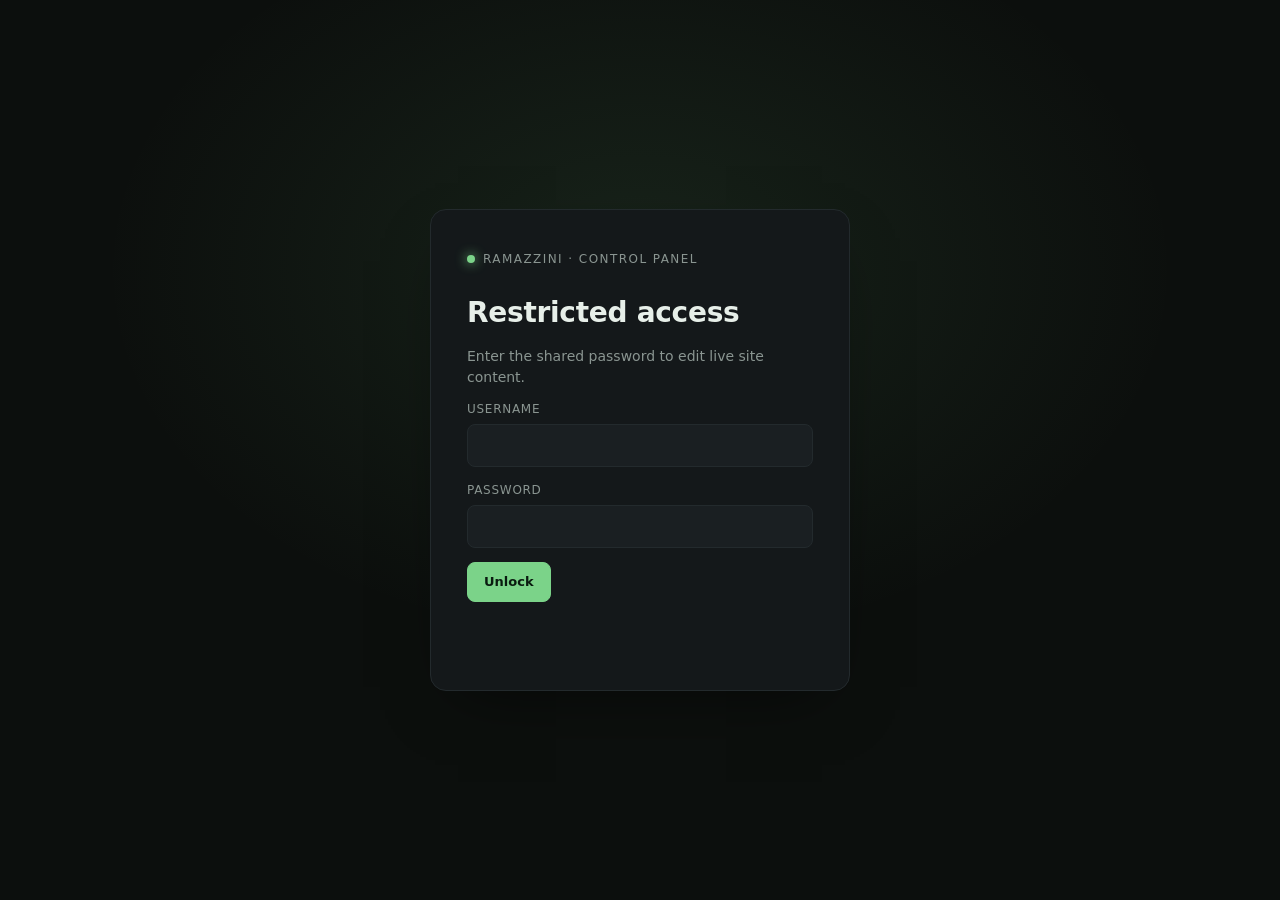
<file: admin.html>
<!doctype html>
<html lang="en">
<head>
  <meta charset="UTF-8" />
  <meta name="viewport" content="width=device-width, initial-scale=1.0" />
  <meta name="robots" content="noindex, nofollow" />
  <title>Ramazzini · Control panel</title>
  <link rel="stylesheet" href="admin.css" />
</head>
<body>

  <!-- ===== Lock screen ============================================ -->
  <div class="lock" id="lock">
    <form class="lock__panel" id="lockForm" autocomplete="off">
      <div class="lock__brand">
        <span class="lock__dot"></span>
        Ramazzini · Control panel
      </div>
      <h1>Restricted access</h1>
      <p>Enter the shared password to edit live site content.</p>
      <label class="field">
        <span>Username</span>
        <input type="text" id="lockUser" autocomplete="off" autocapitalize="off" required />
      </label>
      <label class="field">
        <span>Password</span>
        <input type="password" id="lockPw" autocomplete="off" required />
      </label>
      <button class="btn btn--primary" type="submit">Unlock</button>
      <p class="lock__hint" id="lockHint"></p>
    </form>
  </div>

  <!-- ===== App ==================================================== -->
  <div class="app" id="app" hidden>

    <!-- Top bar -->
    <header class="topbar">
      <div class="topbar__brand">
        <span class="lock__dot"></span>
        <strong>Ramazzini</strong> · Control panel
      </div>
      <div class="topbar__actions">
        <button class="btn btn--ghost" type="button" id="previewBtn" title="Open site preview in a new tab">Preview site ↗</button>
        <button class="btn btn--ghost" type="button" id="settingsBtn" title="GitHub + Cloudinary credentials">Settings</button>
        <button class="btn btn--ghost" type="button" id="exportBtn" title="Download content.json">Export</button>
        <button class="btn btn--ghost" type="button" id="importBtn" title="Import a content.json file">Import</button>
        <input type="file" id="importFile" accept="application/json" hidden />
        <button class="btn btn--primary" type="button" id="publishBtn">
          <span id="publishLabel">Publish to live site</span>
        </button>
        <button class="btn btn--ghost" type="button" id="lockBtn" title="Lock the panel">Lock</button>
      </div>
    </header>

    <!-- Body: sidebar + content -->
    <div class="layout">
      <nav class="side" id="sidebar"></nav>
      <main class="content" id="content"></main>
    </div>

    <!-- Toast -->
    <div class="toast" id="toast" hidden></div>

    <!-- Settings dialog -->
    <div class="dialog" id="settingsDialog" hidden>
      <div class="dialog__panel">
        <h2>Settings</h2>
        <p class="dialog__intro">Credentials are stored in this browser's <code>localStorage</code> only. They never leave your device except to talk directly to GitHub or Cloudinary.</p>

        <h3>GitHub</h3>
        <label class="field"><span>Repo owner</span><input type="text" id="ghOwner" placeholder="mansonni" /></label>
        <label class="field"><span>Repo name</span><input type="text" id="ghRepo" placeholder="RamazziniWebsite" /></label>
        <label class="field"><span>Branch</span><input type="text" id="ghBranch" placeholder="main" /></label>
        <label class="field"><span>Personal Access Token</span><input type="password" id="ghToken" placeholder="github_pat_..." /></label>
        <p class="hint">Create a fine-grained PAT scoped to this repo with <b>Contents: Read &amp; Write</b>. <a href="https://github.com/settings/personal-access-tokens/new" target="_blank" rel="noopener">Create PAT ↗</a></p>

        <h3>Cloudinary (image uploads)</h3>
        <label class="field"><span>Cloud name</span><input type="text" id="cdCloud" placeholder="your-cloud-name" /></label>
        <label class="field"><span>Unsigned upload preset</span><input type="text" id="cdPreset" placeholder="ramazzini_unsigned" /></label>
        <p class="hint">In Cloudinary → Settings → Upload → Add upload preset → set Signing Mode to <b>Unsigned</b>.</p>

        <div class="dialog__actions">
          <button class="btn btn--ghost" type="button" id="settingsClose">Cancel</button>
          <button class="btn btn--primary" type="button" id="settingsSave">Save</button>
        </div>
      </div>
      <div class="dialog__backdrop" data-close="settings"></div>
    </div>
  </div>

    <script type="application/json" id="cms-seed">
{
  "meta": {
    "title": "Ramazzini — Industrial hygiene reports, hours instead of days.",
    "description": "Ramazzini turns lab reports and field notes into consultant-grade industrial hygiene reports. Built by CIHs. Save hours every week."
  },
  "theme": {
    "background": "#0b0d0c",
    "primary": "#7BD389",
    "accent": "#7BD389"
  },
  "nav": {
    "brand": "Ramazzini",
    "brandSuffix": " AI",
    "link1": "How it Works",
    "link2": "The Value",
    "link3": "The Roadmap",
    "link4": "FAQ",
    "signin": "Sign in",
    "ctaLabel": "Join Beta Test"
  },
  "pricing": {
    "amount": "14.99",
    "currency": "CAD"
  },
  "seats": {
    "total": 25,
    "remaining": 25
  },
  "hero": {
    "visible": true,
    "eyebrowPrefix": "Private beta · ",
    "eyebrowSuffix": " seats remaining",
    "headlineLine1": "Industrial Hygiene Reports",
    "headlineLine2Prefix": "in ",
    "headlineAccent": "minutes",
    "headlineLine2Suffix": ", not days.",
    "subtitle": "Ramazzini analyzes your lab data, reads your field notes, and writes the exposure assessment report — so you can get back to the <strong>actual work</strong> of keeping people safe.",
    "ctaPrimary": "Join Beta Test",
    "ctaSecondary": "Watch demo",
    "videoSrc": "assets/demo.mp4",
    "betaCardLabel": "Founding cohort",
    "betaCardChip": "25 founding seats",
    "betaCardMetaTop": "seats remaining",
    "betaCardMetaBottom": "of 25 founding members",
    "betaCardCta": "Claim your seat"
  },
  "how": {
    "visible": true,
    "eyebrow": "How it works",
    "title": "Three simple steps. <em>Get Your Afternoons Back!</em>",
    "subtitle": "Drop in the lab report. Add a few field notes. Ramazzini does the exposure assessment write-up — formatted, sourced, and ready to review.",
    "steps": [
      {
        "num": "01",
        "title": "Upload your lab report",
        "body": "PDF, CSV, or pasted text. Ramazzini parses each analyte, exposure limit, and sampling method automatically — no template wrangling."
      },
      {
        "num": "02",
        "title": "Add your contextual notes",
        "body": "Walk-throughs, worker observations, control measures in place, voice memos. Drop in whatever you have — Ramazzini reconciles it with the data."
      },
      {
        "num": "03",
        "title": "Let Ramazzini do its thing",
        "body": "A polished exposure assessment report with findings, recommendations and citations generated in a couple of minutes. Review, edit and send."
      }
    ]
  },
  "features": {
    "visible": true,
    "eyebrow": "The Value",
    "title": "Expert Reports. <em>A couple of minutes.</em>",
    "subtitle": "Built and validated by Certified Industrial Hygienists. Tuned for the reports you already write — just done in time to make it home for dinner.",
    "items": [
      {
        "icon": "<svg viewBox='0 0 24 24' fill='none' stroke='currentColor' stroke-width='2' stroke-linecap='round' stroke-linejoin='round'><circle cx='12' cy='12' r='10'/><polyline points='12 6 12 12 16 14'/></svg>",
        "title": "Hours back, every week",
        "body": "A 30-page exposure assessment report that took your team a day or two now lands in under an hour. Fewer late nights. More time back!",
        "stat": "⏱  <b>6–10 hrs</b> · saved per report"
      },
      {
        "icon": "<svg viewBox='0 0 24 24' fill='none' stroke='currentColor' stroke-width='2' stroke-linecap='round' stroke-linejoin='round'><path d='M12 2L2 7l10 5 10-5-10-5z'/><polyline points='2 17 12 22 22 17'/><polyline points='2 12 12 17 22 12'/></svg>",
        "title": "Modeled by CIHs &amp; SIHs",
        "body": "Trained on the judgement of Certified Industrial Hygienists, Senior IHs, and the junior staff who had plenty of experience drafting exposure assessment reports.",
        "stat": "✓  <b>CIH-reviewed</b> language &amp; structure"
      },
      {
        "icon": "<svg viewBox='0 0 24 24' fill='none' stroke='currentColor' stroke-width='2' stroke-linecap='round' stroke-linejoin='round'><line x1='12' y1='1' x2='12' y2='23'/><path d='M17 5H9.5a3.5 3.5 0 0 0 0 7h5a3.5 3.5 0 0 1 0 7H6'/></svg>",
        "title": "Thousands back, every year",
        "body": "For an independent consultant or a team this could be tens of thousands in recovered margin annually — without hiring, without adding overhead, without dropping your standards.",
        "stat": "$  <b>$10k–$60k or more</b> · per year depending on volume"
      },
      {
        "icon": "<svg viewBox='0 0 24 24' fill='none' stroke='currentColor' stroke-width='2' stroke-linecap='round' stroke-linejoin='round'><path d='M14 2H6a2 2 0 0 0-2 2v16a2 2 0 0 0 2 2h12a2 2 0 0 0 2-2V8z'/><polyline points='14 2 14 8 20 8'/><line x1='9' y1='13' x2='15' y2='13'/><line x1='9' y1='17' x2='15' y2='17'/></svg>",
        "title": "Every analyte",
        "body": "Currently we are referencing ACGIH TLVs, O. Reg 833, and OSHA. Ramazzini will start to automatically apply the right contaminants with full citation, exactly as your reviewer expects, as our library grows.",
        "stat": "📎  <b>Jurisdictional Reference</b> · cited inline"
      },
      {
        "icon": "<svg viewBox='0 0 24 24' fill='none' stroke='currentColor' stroke-width='2' stroke-linecap='round' stroke-linejoin='round'><path d='M12 22s8-4 8-10V5l-8-3-8 3v7c0 6 8 10 8 10z'/></svg>",
        "title": "Your data stays yours",
        "body": "Sensitive lab data, field notes, and final reports stay inside the Ramazzini ecosystem. No training on your clients' work, no leakage, no surprises in the next audit.",
        "stat": "🔒  <b>Closed loop</b> · no third-party training"
      },
      {
        "icon": "<svg viewBox='0 0 24 24' fill='none' stroke='currentColor' stroke-width='2' stroke-linecap='round' stroke-linejoin='round'><path d='M20.84 4.61a5.5 5.5 0 0 0-7.78 0L12 5.67l-1.06-1.06a5.5 5.5 0 0 0-7.78 7.78l1.06 1.06L12 21.23l7.78-7.78 1.06-1.06a5.5 5.5 0 0 0 0-7.78z'/></svg>",
        "title": "Made for the work, not the hype",
        "body": "Ramazzini doesn't redesign your workflow — it removes the tedious and technical parts. The judgement stays with you. The typing, the formatting, the citation hunting? Gone. We still encourage you to review the output — you're the smart one, after all.",
        "stat": "✨  <b>Less typing</b> · more hygiene"
      }
    ]
  },
  "roadmap": {
    "visible": true,
    "eyebrow": "The roadmap",
    "title": "What we've got <em>cookin'</em>.",
    "subtitle": "Founding members vote on what we build first. Here's a peek at what's already on the stove — and a glimpse of what we're holding close.",
    "items": [
      {
        "icon": "<svg viewBox='0 0 24 24' fill='none' stroke='currentColor' stroke-width='2' stroke-linecap='round' stroke-linejoin='round'><path d='M3 18v-6a9 9 0 0 1 18 0v6'/><path d='M21 19a2 2 0 0 1-2 2h-1v-7h3v5zM3 19a2 2 0 0 0 2 2h1v-7H3v5z'/></svg>",
        "chip": "Q2 – Q3",
        "title": "Noise reports",
        "body": "Noise exposure assessment reports based on noise dosimetry data — Leq, peak, dose and recommendations based on legislation.",
        "secret": false
      },
      {
        "icon": "<svg viewBox='0 0 24 24' fill='none' stroke='currentColor' stroke-width='2' stroke-linecap='round' stroke-linejoin='round'><polyline points='20 7 9 18 4 13'/><path d='M14 4l-1 1'/><path d='M19 9l1-1'/></svg>",
        "chip": "Q3 – Q4",
        "title": "Chemicals report v2",
        "body": "Expanded analyte library, smarter SEG grouping, mixed-exposure recommendations, and reviewer-comments threading.",
        "secret": false
      },
      {
        "icon": "<svg viewBox='0 0 24 24' fill='none' stroke='currentColor' stroke-width='2' stroke-linecap='round' stroke-linejoin='round'><path d='M3 3v18h18'/><path d='M7 14l4-4 4 4 5-5'/></svg>",
        "chip": "Q4",
        "title": "Bayesian Statistical Analysis",
        "body": "Optional AIHA-style Bayesian exposure judgement on every SEG, with priors you control — for the reports that need that level of rigour.",
        "secret": false
      },
      {
        "icon": "<svg viewBox='0 0 24 24' fill='none' stroke='currentColor' stroke-width='2' stroke-linecap='round' stroke-linejoin='round'><circle cx='12' cy='12' r='9'/><path d='M3 12h18M12 3a14 14 0 0 1 0 18M12 3a14 14 0 0 0 0 18'/></svg>",
        "chip": "TBD",
        "title": "Comparative sector benchmarks",
        "body": "Anonymous, opt-in benchmarks across sectors — see how your facility's exposures compare to industry, regional, and process peers.",
        "secret": false
      },
      {
        "icon": "<svg viewBox='0 0 24 24' fill='none' stroke='currentColor' stroke-width='2' stroke-linecap='round' stroke-linejoin='round'><path d='M3 12h3l2-6 4 12 2-6h7'/></svg>",
        "chip": "TBD",
        "title": "Indoor air quality reports",
        "body": "End-to-end IAQ — CO₂, VOCs, PM, temperature, RH — with HVAC context, source identification, and remediation framing.",
        "secret": false
      },
      {
        "icon": "<svg viewBox='0 0 24 24' fill='none' stroke='currentColor' stroke-width='2' stroke-linecap='round' stroke-linejoin='round'><circle cx='12' cy='12' r='3'/><circle cx='12' cy='12' r='9' stroke-dasharray='2 3'/></svg>",
        "chip": "And much more",
        "title": "The secret menu",
        "body": "We're not giving away everything. Founding members get the first look, and a vote on what we build next. :)",
        "secret": true
      }
    ]
  },
  "finalCta": {
    "visible": true,
    "title": "Save time. Save money. Trust Ramazzini. Trust the <em>Transformation.</em>",
    "subtitle": "25 founding seats. The first cohort closes when the counter hits zero.",
    "ctaPrimary": "Join Beta Test",
    "ctaSecondary": "Watch demo",
    "hint": "of 25 seats remain  ·  secure checkout via Stripe"
  },
  "footer": {
    "copyright": "© 2026 Ramazzini AI",
    "contactEmail": "support@ramazziniai.com"
  },
  "faq": [
    {
      "group": "Program basics & eligibility",
      "question": "What is this beta program about?",
      "answer": "<p>It's an opportunity for early adopters to try Ramazzini and help shape how the software is built before public release. You won't just be testing — you'll be influencing the future of the field of industrial hygiene.</p>"
    },
    {
      "group": "Program basics & eligibility",
      "question": "Who can join?",
      "answer": "<p>Industrial hygienists are the ideal fit, but other health and safety professionals are welcome too — anyone willing to put the software through real work and give meaningful feedback.</p>"
    },
    {
      "group": "Program basics & eligibility",
      "question": "How long does the beta last?",
      "answer": "<p>12 weeks for the chemical reporting beta. We may extend or open new betas for noise, IAQ, and other report types as those roll in.</p>"
    },
    {
      "group": "Program basics & eligibility",
      "question": "Why does the beta test cost money?",
      "answer": "<p>A small fee shows there's genuine interest in the product, and it validates the feedback we get back. The industry has seen too many free betas where users withhold negative feedback to stay polite.</p><p>Paid users tell us the truth. They show the market that Ramazzini is something professionals are willing to spend on — and in this era, free access isn't a strong indicator of demand.</p>"
    },
    {
      "group": "Expectations & commitment",
      "question": "What is expected of me?",
      "answer": "<p>Active use of the software, completing the tasks we send your way, and honest feedback. Plan on roughly <strong>1–2 hours per week</strong>. That's it.</p>"
    },
    {
      "group": "Expectations & commitment",
      "question": "What should I do if I find a bug?",
      "answer": "<p>Use the in-app reporting tool, the feedback form, or email us directly. Every bug report goes straight to the team that can fix it.</p>"
    },
    {
      "group": "Expectations & commitment",
      "question": "Is the software stable?",
      "answer": "<p>It's a beta — expect bugs, including occasional big ones, and the possibility of downtime while we patch issues or implement feedback. If \"polished v1\" is what you need, the public release is the right entry point.</p>"
    },
    {
      "group": "Incentives & rewards",
      "question": "What do I get in return?",
      "answer": "<p>A founding-member badge and lifetime access tier on your profile, a significant discount on the final product subscription, and raffles for some genuinely cool gear along the way.</p>"
    },
    {
      "group": "Incentives & rewards",
      "question": "Do I get free access after the beta?",
      "answer": "<p>Active participants who give detailed feedback are usually rewarded with extended free access. At some point, though, every account converts to a paid subscription — that's how we keep building.</p>"
    },
    {
      "group": "Technical support & privacy",
      "question": "Will my data be safe?",
      "answer": "<p>Yes — data security is prioritized, even though this is a pre-release product. <strong>Lab reports, contextual data, and generated reports never leave the Ramazzini ecosystem.</strong> No third-party training, no leakage.</p>"
    },
    {
      "group": "Technical support & privacy",
      "question": "Will there be technical support?",
      "answer": "<p>Yes. Submit problems through the feedback system and we'll get back to you — please allow a couple of days for a response. We read everything.</p>"
    }
  ]
}

  </script>
  <script src="admin.js"></script>
</body>
</html>
</file>
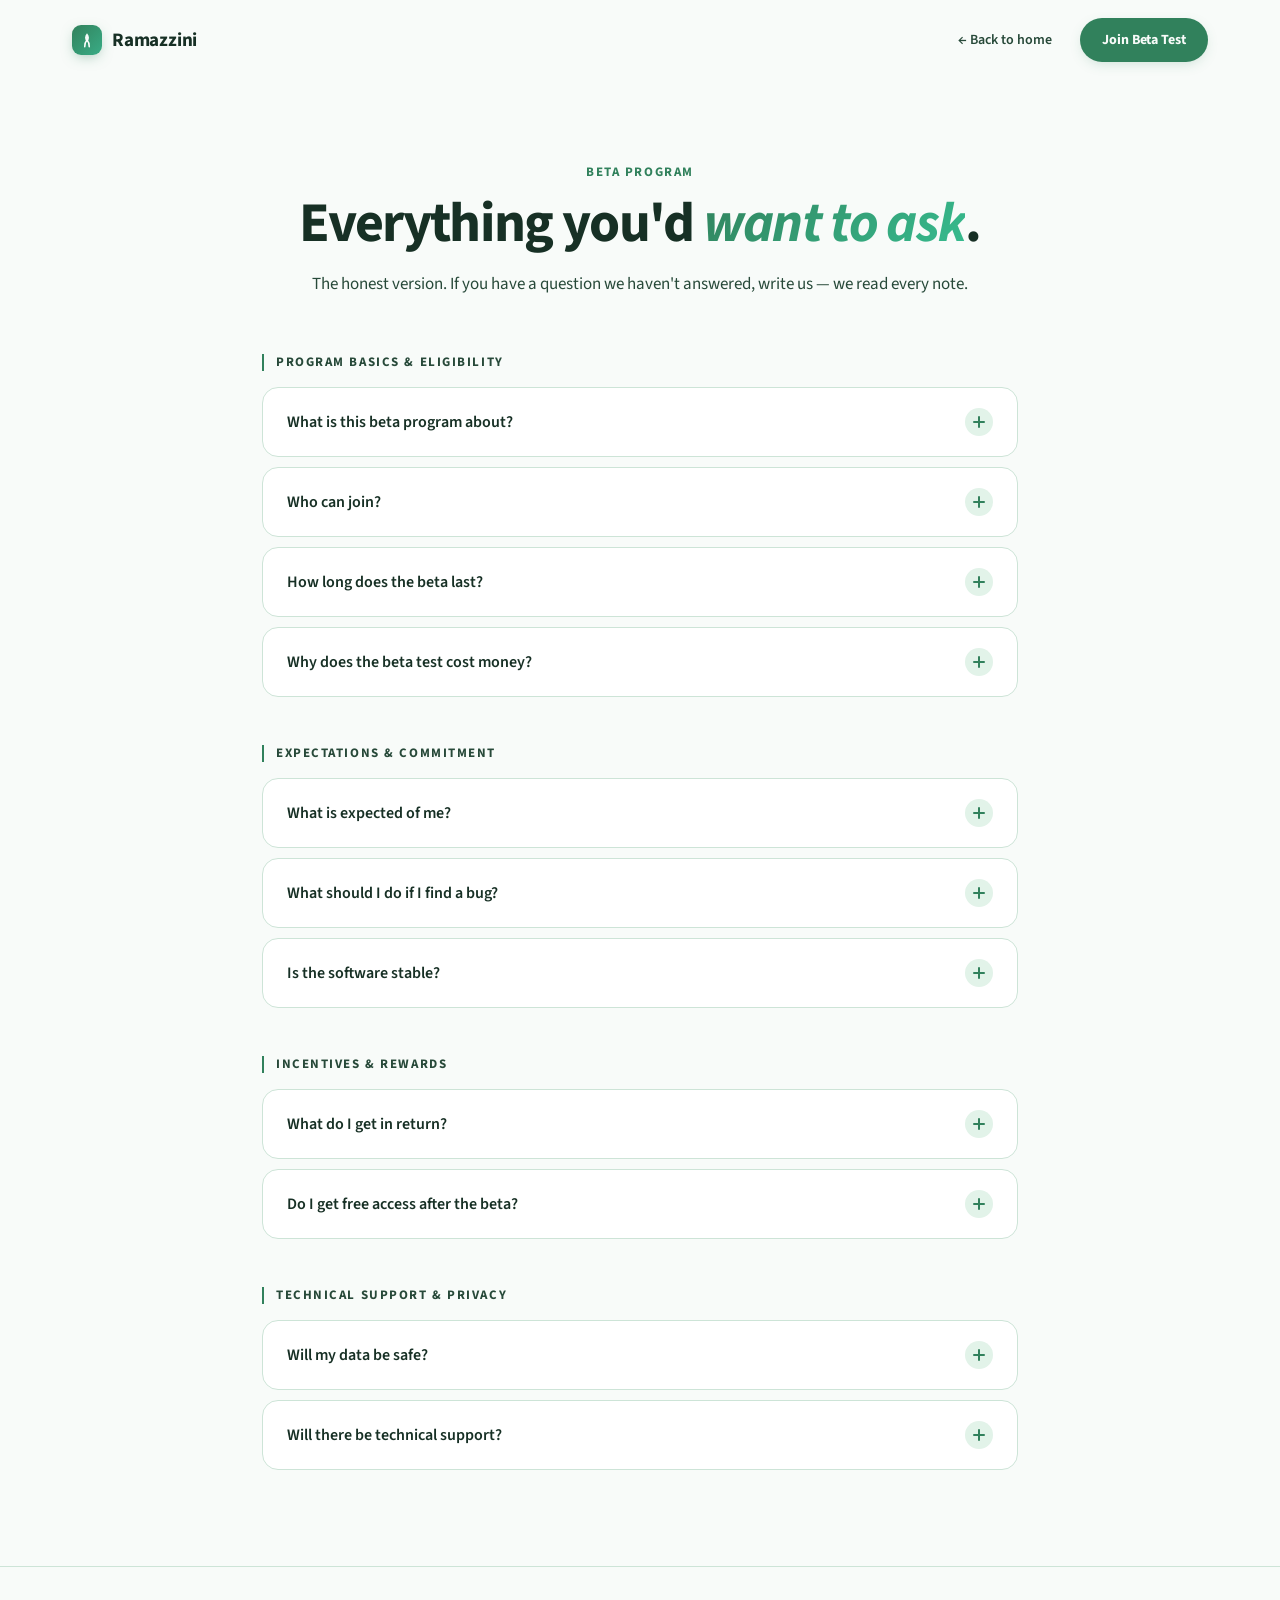
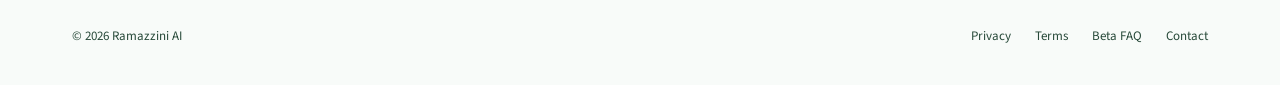
<file: faq.html>
<!doctype html>
<html lang="en">
<head>
  <meta charset="UTF-8" />
  <meta name="viewport" content="width=device-width, initial-scale=1.0" />
  <title>Beta FAQ — Ramazzini</title>
  <link rel="icon" type="image/png" sizes="32x32" href="assets/favicon-32.png" />
  <link rel="icon" type="image/png" sizes="16x16" href="assets/favicon-16.png" />
  <link rel="apple-touch-icon" sizes="180x180" href="assets/favicon-180.png" />
  <link rel="stylesheet" href="tokens.css" />
  <link rel="stylesheet" href="fizzy.css" />
  <link rel="stylesheet" href="styles.css" />
  <style>
    .faq-page {
      max-width: 820px;
      margin: 160px auto 96px;
      padding: 0 32px;
    }
    .faq-page__head { text-align: center; margin-bottom: 56px; }
    .faq-page__head .eyebrow {
      display: inline-block;
      font-size: 13px; font-weight: 700; letter-spacing: 0.12em;
      text-transform: uppercase; color: hsl(var(--primary));
      margin-bottom: 14px;
    }
    .faq-page__head h1 {
      font-size: clamp(36px, 5vw, 56px);
      font-weight: 700; letter-spacing: -0.03em; line-height: 1.05;
      margin: 0 0 14px;
    }
    .faq-page__head h1 em {
      font-style: italic;
      background: linear-gradient(135deg, hsl(152 45% 35%), hsl(160 55% 48%));
      -webkit-background-clip: text; background-clip: text;
      -webkit-text-fill-color: transparent; color: transparent;
    }
    .faq-page__head p { font-size: 17px; color: hsl(var(--muted-foreground)); }
  </style>
</head>
<body>

  <header class="nav" id="nav">
    <div class="nav__inner">
      <a class="brand" href="index.html">
        <span class="brand__mark" aria-hidden="true">
          <svg viewBox="0 0 24 24" fill="none" stroke="currentColor" stroke-width="2" stroke-linecap="round" stroke-linejoin="round">
            <path d="M12 3c3.5 4 3.5 8 0 12-3.5-4-3.5-8 0-12z" fill="currentColor" stroke="none" opacity="0.95"/>
            <path d="M12 12c2 2 3 4 3 9"/>
            <path d="M12 12c-2 2-3 4-3 9"/>
          </svg>
        </span>
        <span class="brand__name">Ramazzini</span>
      </a>
      <nav class="nav__actions">
        <a class="nav__link" href="index.html">← Back to home</a>
        <button class="btn fizzy" type="button" onclick="location.href='index.html#top'">
          Join Beta Test
        </button>
      </nav>
    </div>
  </header>

  <main class="faq-page">
    <div class="faq-page__head">
      <span class="eyebrow">Beta program</span>
      <h1>Everything you'd <em>want to ask</em>.</h1>
      <p>The honest version. If you have a question we haven't answered, write us — we read every note.</p>
    </div>

    <div class="faq__wrap" data-cms-grouped-list="faq" data-cms-group-by="group">
      <template data-template="group">
        <div class="faq__group-header" data-faq-group><h3 data-cms="label"></h3></div>
      </template>
      <template data-template="item">
        <details class="faq-item">
          <summary><span data-cms="question"></span><span class="plus-v"></span></summary>
          <div class="faq-item__body" data-cms-html="answer"></div>
        </details>
      </template>
    </div>
  </main>

  <footer class="footer">
    <div class="container footer__inner">
      <div data-cms="footer.copyright">© 2026 Ramazzini AI</div>
      <nav class="footer__links">
        <a href="privacy.html">Privacy</a>
        <a href="privacy.html#terms">Terms</a>
        <a href="faq.html">Beta FAQ</a>
        <a href="mailto:support@ramazziniai.com" data-cms-mailto="footer.contactEmail">Contact</a>
      </nav>
    </div>
  </footer>

  <script type="application/json" id="cms-content">
{
  "meta": {
    "title": "Ramazzini — Industrial hygiene reports, hours instead of days.",
    "description": "Ramazzini turns lab reports and field notes into consultant-grade industrial hygiene reports. Built by CIHs. Save hours every week."
  },
  "theme": {
    "background": "#0b0d0c",
    "primary": "#7BD389",
    "accent": "#7BD389"
  },
  "nav": {
    "brand": "Ramazzini",
    "brandSuffix": " AI",
    "link1": "How it Works",
    "link2": "The Value",
    "link3": "The Roadmap",
    "link4": "FAQ",
    "signin": "Sign in",
    "ctaLabel": "Join Beta Test"
  },
  "pricing": {
    "amount": "14.99",
    "currency": "CAD"
  },
  "seats": {
    "total": 25,
    "remaining": 25
  },
  "hero": {
    "visible": true,
    "eyebrowPrefix": "Private beta · ",
    "eyebrowSuffix": " seats remaining",
    "headlineLine1": "Industrial Hygiene Reports",
    "headlineLine2Prefix": "in ",
    "headlineAccent": "minutes",
    "headlineLine2Suffix": ", not days.",
    "subtitle": "Ramazzini analyzes your lab data, reads your field notes, and writes the exposure assessment report — so you can get back to the <strong>actual work</strong> of keeping people safe.",
    "ctaPrimary": "Join Beta Test",
    "ctaSecondary": "Watch demo",
    "videoSrc": "assets/demo.mp4",
    "betaCardLabel": "Founding cohort",
    "betaCardChip": "25 founding seats",
    "betaCardMetaTop": "seats remaining",
    "betaCardMetaBottom": "of 25 founding members",
    "betaCardCta": "Claim your seat"
  },
  "how": {
    "visible": true,
    "eyebrow": "How it works",
    "title": "Three simple steps. <em>Get Your Afternoons Back!</em>",
    "subtitle": "Drop in the lab report. Add a few field notes. Ramazzini does the exposure assessment write-up — formatted, sourced, and ready to review.",
    "steps": [
      {
        "num": "01",
        "title": "Upload your lab report",
        "body": "PDF, CSV, or pasted text. Ramazzini parses each analyte, exposure limit, and sampling method automatically — no template wrangling."
      },
      {
        "num": "02",
        "title": "Add your contextual notes",
        "body": "Walk-throughs, worker observations, control measures in place, voice memos. Drop in whatever you have — Ramazzini reconciles it with the data."
      },
      {
        "num": "03",
        "title": "Let Ramazzini do its thing",
        "body": "A polished exposure assessment report with findings, recommendations and citations generated in a couple of minutes. Review, edit and send."
      }
    ]
  },
  "features": {
    "visible": true,
    "eyebrow": "The Value",
    "title": "Expert Reports. <em>A couple of minutes.</em>",
    "subtitle": "Built and validated by Certified Industrial Hygienists. Tuned for the reports you already write — just done in time to make it home for dinner.",
    "items": [
      {
        "icon": "<svg viewBox='0 0 24 24' fill='none' stroke='currentColor' stroke-width='2' stroke-linecap='round' stroke-linejoin='round'><circle cx='12' cy='12' r='10'/><polyline points='12 6 12 12 16 14'/></svg>",
        "title": "Hours back, every week",
        "body": "A 30-page exposure assessment report that took your team a day or two now lands in under an hour. Fewer late nights. More time back!",
        "stat": "⏱  <b>6–10 hrs</b> · saved per report"
      },
      {
        "icon": "<svg viewBox='0 0 24 24' fill='none' stroke='currentColor' stroke-width='2' stroke-linecap='round' stroke-linejoin='round'><path d='M12 2L2 7l10 5 10-5-10-5z'/><polyline points='2 17 12 22 22 17'/><polyline points='2 12 12 17 22 12'/></svg>",
        "title": "Modeled by CIHs &amp; SIHs",
        "body": "Trained on the judgement of Certified Industrial Hygienists, Senior IHs, and the junior staff who had plenty of experience drafting exposure assessment reports.",
        "stat": "✓  <b>CIH-reviewed</b> language &amp; structure"
      },
      {
        "icon": "<svg viewBox='0 0 24 24' fill='none' stroke='currentColor' stroke-width='2' stroke-linecap='round' stroke-linejoin='round'><line x1='12' y1='1' x2='12' y2='23'/><path d='M17 5H9.5a3.5 3.5 0 0 0 0 7h5a3.5 3.5 0 0 1 0 7H6'/></svg>",
        "title": "Thousands back, every year",
        "body": "For an independent consultant or a team this could be tens of thousands in recovered margin annually — without hiring, without adding overhead, without dropping your standards.",
        "stat": "$  <b>$10k–$60k or more</b> · per year depending on volume"
      },
      {
        "icon": "<svg viewBox='0 0 24 24' fill='none' stroke='currentColor' stroke-width='2' stroke-linecap='round' stroke-linejoin='round'><path d='M14 2H6a2 2 0 0 0-2 2v16a2 2 0 0 0 2 2h12a2 2 0 0 0 2-2V8z'/><polyline points='14 2 14 8 20 8'/><line x1='9' y1='13' x2='15' y2='13'/><line x1='9' y1='17' x2='15' y2='17'/></svg>",
        "title": "Every analyte",
        "body": "Currently we are referencing ACGIH TLVs, O. Reg 833, and OSHA. Ramazzini will start to automatically apply the right contaminants with full citation, exactly as your reviewer expects, as our library grows.",
        "stat": "📎  <b>Jurisdictional Reference</b> · cited inline"
      },
      {
        "icon": "<svg viewBox='0 0 24 24' fill='none' stroke='currentColor' stroke-width='2' stroke-linecap='round' stroke-linejoin='round'><path d='M12 22s8-4 8-10V5l-8-3-8 3v7c0 6 8 10 8 10z'/></svg>",
        "title": "Your data stays yours",
        "body": "Sensitive lab data, field notes, and final reports stay inside the Ramazzini ecosystem. No training on your clients' work, no leakage, no surprises in the next audit.",
        "stat": "🔒  <b>Closed loop</b> · no third-party training"
      },
      {
        "icon": "<svg viewBox='0 0 24 24' fill='none' stroke='currentColor' stroke-width='2' stroke-linecap='round' stroke-linejoin='round'><path d='M20.84 4.61a5.5 5.5 0 0 0-7.78 0L12 5.67l-1.06-1.06a5.5 5.5 0 0 0-7.78 7.78l1.06 1.06L12 21.23l7.78-7.78 1.06-1.06a5.5 5.5 0 0 0 0-7.78z'/></svg>",
        "title": "Made for the work, not the hype",
        "body": "Ramazzini doesn't redesign your workflow — it removes the tedious and technical parts. The judgement stays with you. The typing, the formatting, the citation hunting? Gone. We still encourage you to review the output — you're the smart one, after all.",
        "stat": "✨  <b>Less typing</b> · more hygiene"
      }
    ]
  },
  "roadmap": {
    "visible": true,
    "eyebrow": "The roadmap",
    "title": "What we've got <em>cookin'</em>.",
    "subtitle": "Founding members vote on what we build first. Here's a peek at what's already on the stove — and a glimpse of what we're holding close.",
    "items": [
      {
        "icon": "<svg viewBox='0 0 24 24' fill='none' stroke='currentColor' stroke-width='2' stroke-linecap='round' stroke-linejoin='round'><path d='M3 18v-6a9 9 0 0 1 18 0v6'/><path d='M21 19a2 2 0 0 1-2 2h-1v-7h3v5zM3 19a2 2 0 0 0 2 2h1v-7H3v5z'/></svg>",
        "chip": "Q2 – Q3",
        "title": "Noise reports",
        "body": "Noise exposure assessment reports based on noise dosimetry data — Leq, peak, dose and recommendations based on legislation.",
        "secret": false
      },
      {
        "icon": "<svg viewBox='0 0 24 24' fill='none' stroke='currentColor' stroke-width='2' stroke-linecap='round' stroke-linejoin='round'><polyline points='20 7 9 18 4 13'/><path d='M14 4l-1 1'/><path d='M19 9l1-1'/></svg>",
        "chip": "Q3 – Q4",
        "title": "Chemicals report v2",
        "body": "Expanded analyte library, smarter SEG grouping, mixed-exposure recommendations, and reviewer-comments threading.",
        "secret": false
      },
      {
        "icon": "<svg viewBox='0 0 24 24' fill='none' stroke='currentColor' stroke-width='2' stroke-linecap='round' stroke-linejoin='round'><path d='M3 3v18h18'/><path d='M7 14l4-4 4 4 5-5'/></svg>",
        "chip": "Q4",
        "title": "Bayesian Statistical Analysis",
        "body": "Optional AIHA-style Bayesian exposure judgement on every SEG, with priors you control — for the reports that need that level of rigour.",
        "secret": false
      },
      {
        "icon": "<svg viewBox='0 0 24 24' fill='none' stroke='currentColor' stroke-width='2' stroke-linecap='round' stroke-linejoin='round'><circle cx='12' cy='12' r='9'/><path d='M3 12h18M12 3a14 14 0 0 1 0 18M12 3a14 14 0 0 0 0 18'/></svg>",
        "chip": "TBD",
        "title": "Comparative sector benchmarks",
        "body": "Anonymous, opt-in benchmarks across sectors — see how your facility's exposures compare to industry, regional, and process peers.",
        "secret": false
      },
      {
        "icon": "<svg viewBox='0 0 24 24' fill='none' stroke='currentColor' stroke-width='2' stroke-linecap='round' stroke-linejoin='round'><path d='M3 12h3l2-6 4 12 2-6h7'/></svg>",
        "chip": "TBD",
        "title": "Indoor air quality reports",
        "body": "End-to-end IAQ — CO₂, VOCs, PM, temperature, RH — with HVAC context, source identification, and remediation framing.",
        "secret": false
      },
      {
        "icon": "<svg viewBox='0 0 24 24' fill='none' stroke='currentColor' stroke-width='2' stroke-linecap='round' stroke-linejoin='round'><circle cx='12' cy='12' r='3'/><circle cx='12' cy='12' r='9' stroke-dasharray='2 3'/></svg>",
        "chip": "And much more",
        "title": "The secret menu",
        "body": "We're not giving away everything. Founding members get the first look, and a vote on what we build next. :)",
        "secret": true
      }
    ]
  },
  "finalCta": {
    "visible": true,
    "title": "Save time. Save money. Trust Ramazzini. Trust the <em>Transformation.</em>",
    "subtitle": "25 founding seats. The first cohort closes when the counter hits zero.",
    "ctaPrimary": "Join Beta Test",
    "ctaSecondary": "Watch demo",
    "hint": "of 25 seats remain  ·  secure checkout via Stripe"
  },
  "footer": {
    "copyright": "© 2026 Ramazzini AI",
    "contactEmail": "support@ramazziniai.com"
  },
  "faq": [
    {
      "group": "Program basics & eligibility",
      "question": "What is this beta program about?",
      "answer": "<p>It's an opportunity for early adopters to try Ramazzini and help shape how the software is built before public release. You won't just be testing — you'll be influencing the future of the field of industrial hygiene.</p>"
    },
    {
      "group": "Program basics & eligibility",
      "question": "Who can join?",
      "answer": "<p>Industrial hygienists are the ideal fit, but other health and safety professionals are welcome too — anyone willing to put the software through real work and give meaningful feedback.</p>"
    },
    {
      "group": "Program basics & eligibility",
      "question": "How long does the beta last?",
      "answer": "<p>12 weeks for the chemical reporting beta. We may extend or open new betas for noise, IAQ, and other report types as those roll in.</p>"
    },
    {
      "group": "Program basics & eligibility",
      "question": "Why does the beta test cost money?",
      "answer": "<p>A small fee shows there's genuine interest in the product, and it validates the feedback we get back. The industry has seen too many free betas where users withhold negative feedback to stay polite.</p><p>Paid users tell us the truth. They show the market that Ramazzini is something professionals are willing to spend on — and in this era, free access isn't a strong indicator of demand.</p>"
    },
    {
      "group": "Expectations & commitment",
      "question": "What is expected of me?",
      "answer": "<p>Active use of the software, completing the tasks we send your way, and honest feedback. Plan on roughly <strong>1–2 hours per week</strong>. That's it.</p>"
    },
    {
      "group": "Expectations & commitment",
      "question": "What should I do if I find a bug?",
      "answer": "<p>Use the in-app reporting tool, the feedback form, or email us directly. Every bug report goes straight to the team that can fix it.</p>"
    },
    {
      "group": "Expectations & commitment",
      "question": "Is the software stable?",
      "answer": "<p>It's a beta — expect bugs, including occasional big ones, and the possibility of downtime while we patch issues or implement feedback. If \"polished v1\" is what you need, the public release is the right entry point.</p>"
    },
    {
      "group": "Incentives & rewards",
      "question": "What do I get in return?",
      "answer": "<p>A founding-member badge and lifetime access tier on your profile, a significant discount on the final product subscription, and raffles for some genuinely cool gear along the way.</p>"
    },
    {
      "group": "Incentives & rewards",
      "question": "Do I get free access after the beta?",
      "answer": "<p>Active participants who give detailed feedback are usually rewarded with extended free access. At some point, though, every account converts to a paid subscription — that's how we keep building.</p>"
    },
    {
      "group": "Technical support & privacy",
      "question": "Will my data be safe?",
      "answer": "<p>Yes — data security is prioritized, even though this is a pre-release product. <strong>Lab reports, contextual data, and generated reports never leave the Ramazzini ecosystem.</strong> No third-party training, no leakage.</p>"
    },
    {
      "group": "Technical support & privacy",
      "question": "Will there be technical support?",
      "answer": "<p>Yes. Submit problems through the feedback system and we'll get back to you — please allow a couple of days for a response. We read everything.</p>"
    }
  ]
}

</script>
  <script src="cms-loader.js"></script>

  <script src="fizzy.js"></script>
  <script>
    const nav = document.getElementById('nav');
    const onScroll = () => nav.classList.toggle('scrolled', window.scrollY > 30);
    window.addEventListener('scroll', onScroll, { passive: true });
    onScroll();
  </script>
</body>
</html>
</file>
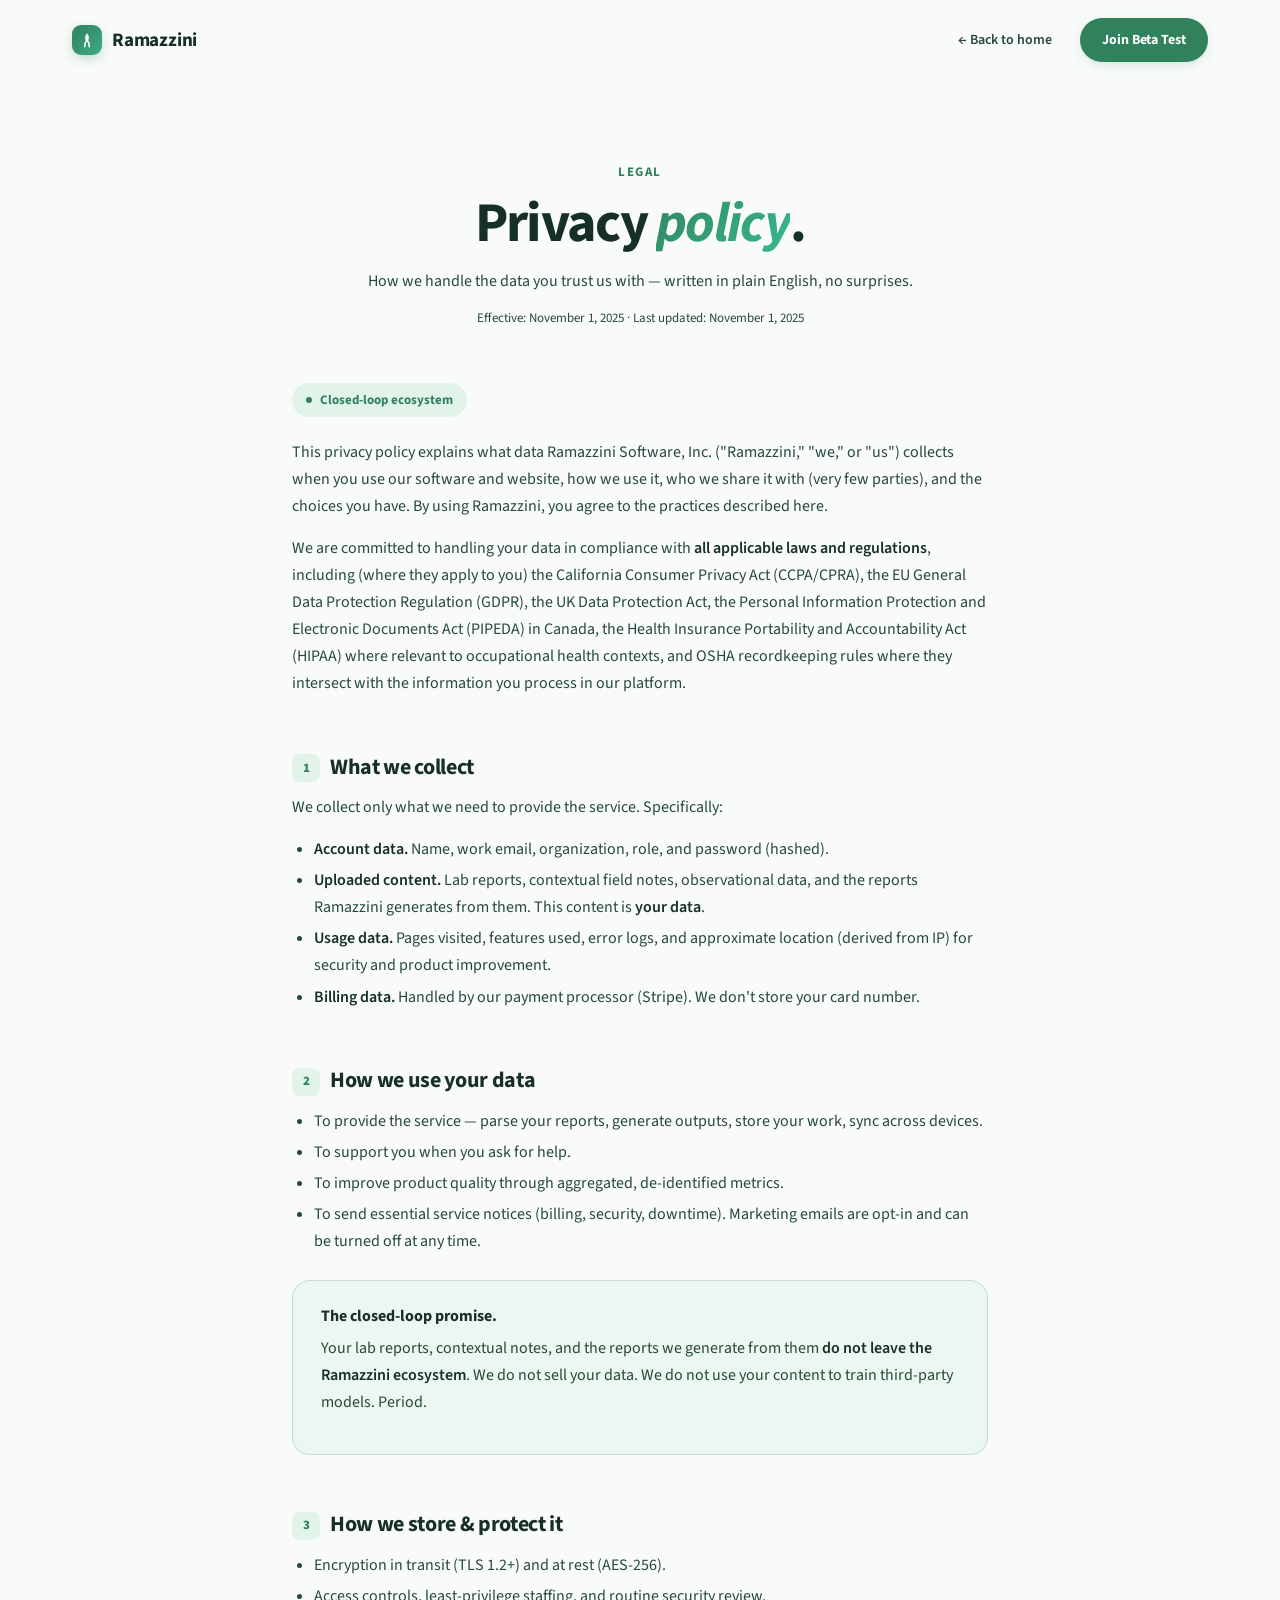
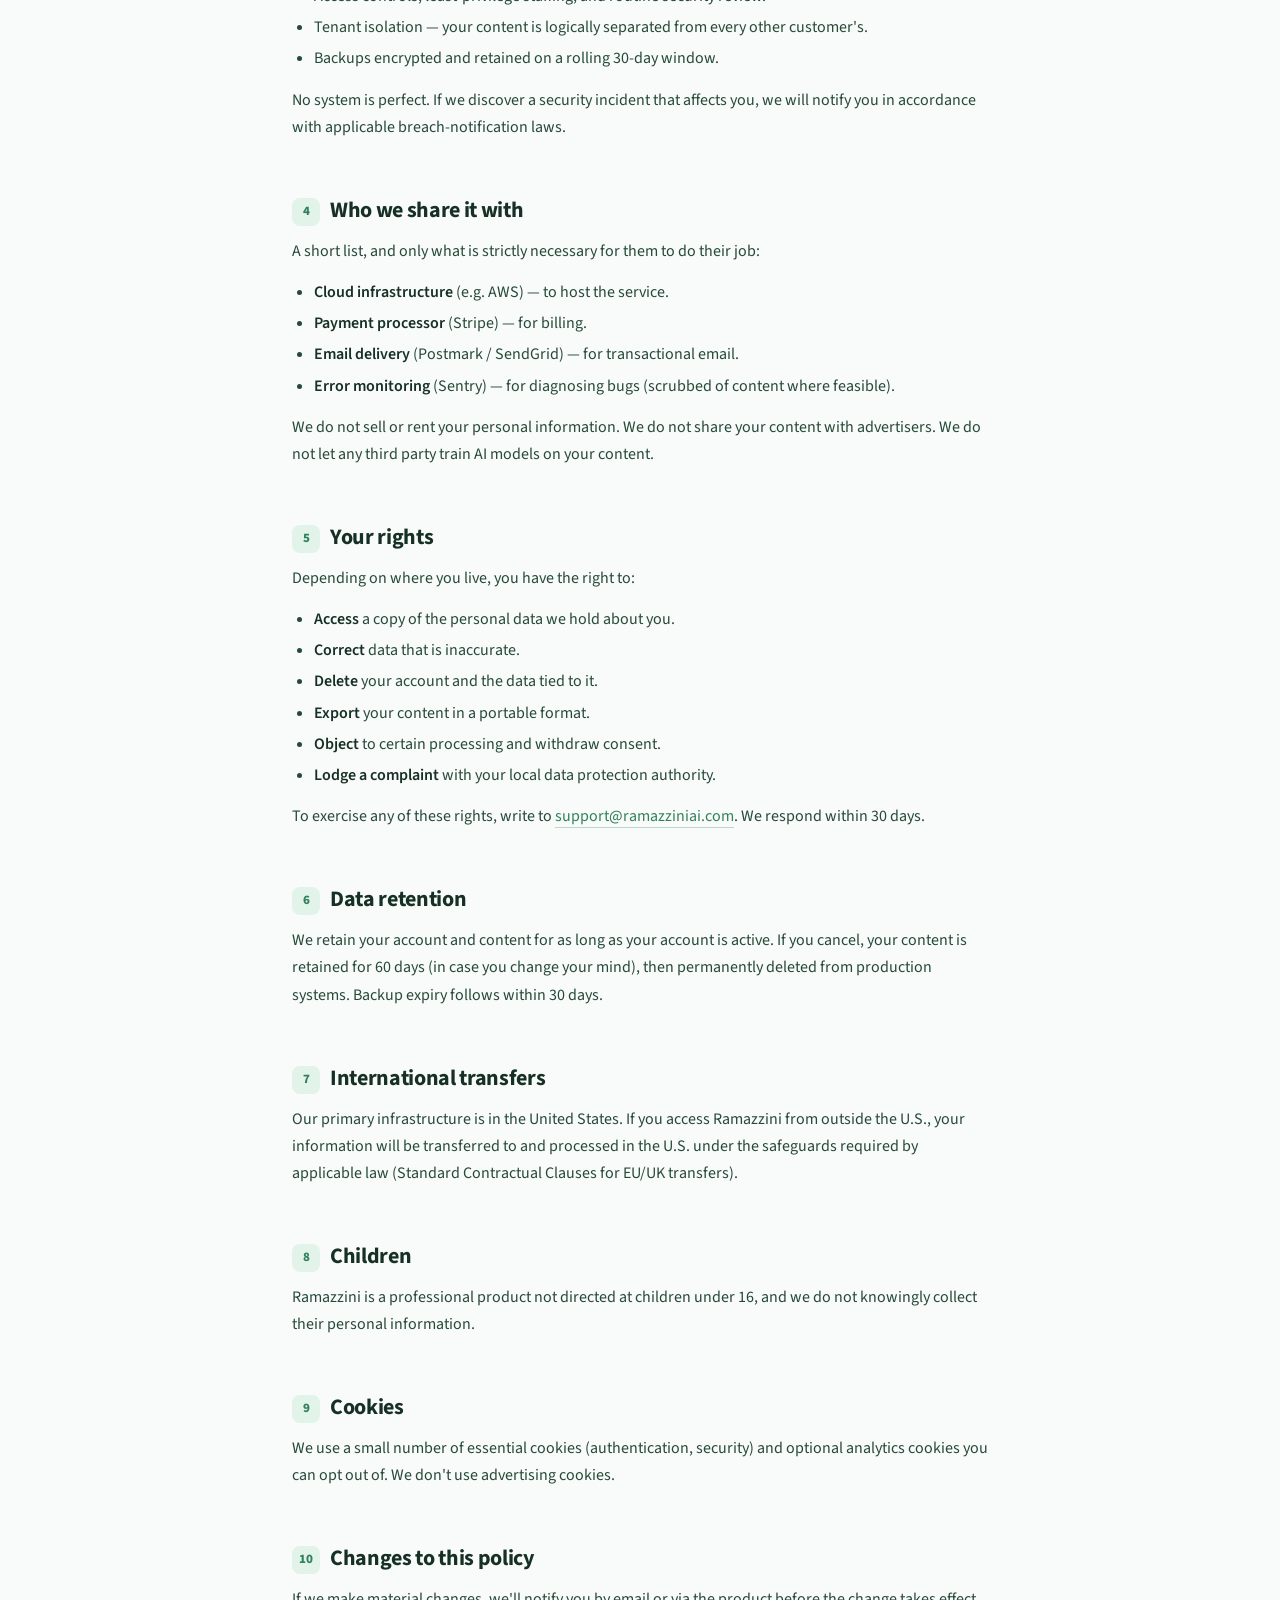
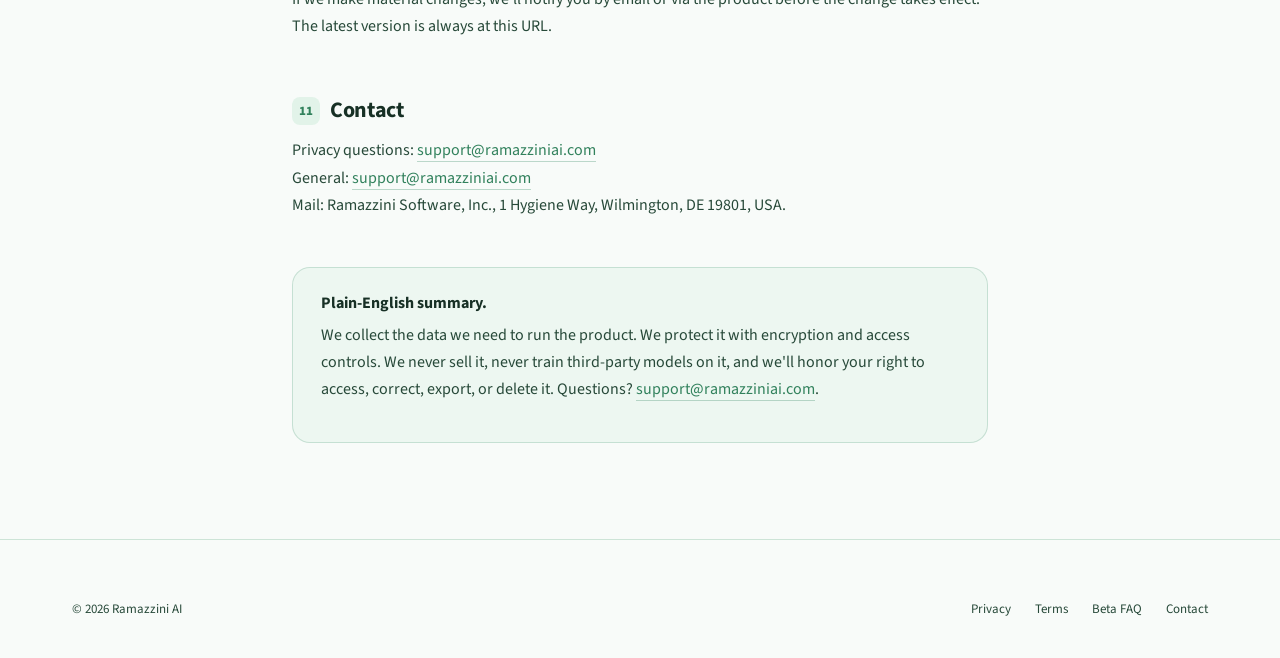
<file: privacy.html>
<!doctype html>
<html lang="en">
<head>
  <meta charset="UTF-8" />
  <meta name="viewport" content="width=device-width, initial-scale=1.0" />
  <title>Privacy Policy — Ramazzini</title>
  <link rel="stylesheet" href="tokens.css" />
  <link rel="stylesheet" href="fizzy.css" />
  <link rel="stylesheet" href="styles.css" />
  <style>
    .privacy {
      max-width: 760px;
      margin: 160px auto 96px;
      padding: 0 32px;
    }
    .privacy__head { text-align: center; margin-bottom: 56px; }
    .privacy__head .eyebrow {
      display: inline-block;
      font-size: 13px; font-weight: 700; letter-spacing: 0.12em;
      text-transform: uppercase; color: hsl(var(--primary));
      margin-bottom: 14px;
    }
    .privacy__head h1 {
      font-size: clamp(36px, 5vw, 56px);
      font-weight: 700; letter-spacing: -0.03em; line-height: 1.05;
      margin: 0 0 14px;
    }
    .privacy__head h1 em {
      font-style: italic;
      background: linear-gradient(135deg, hsl(152 45% 35%), hsl(160 55% 48%));
      -webkit-background-clip: text; background-clip: text;
      -webkit-text-fill-color: transparent; color: transparent;
    }
    .privacy__head p { font-size: 17px; color: hsl(var(--muted-foreground)); }
    .privacy__meta { font-size: 13px; color: hsl(var(--muted-foreground)); margin-top: 10px; }

    .privacy h2 {
      font-size: 22px; font-weight: 700; letter-spacing: -0.015em;
      margin: 56px 0 12px;
      color: hsl(var(--foreground));
    }
    .privacy h2 .num {
      display: inline-grid; place-items: center;
      width: 28px; height: 28px;
      margin-right: 10px;
      border-radius: 8px;
      background: hsl(var(--secondary));
      color: hsl(var(--primary));
      font-size: 13px; font-weight: 800;
      vertical-align: 2px;
    }
    .privacy p { font-size: 16px; line-height: 1.7; color: hsl(var(--muted-foreground)); margin: 0 0 14px; }
    .privacy strong { color: hsl(var(--foreground)); font-weight: 600; }
    .privacy ul { padding-left: 22px; margin: 0 0 14px; }
    .privacy li { font-size: 16px; line-height: 1.7; color: hsl(var(--muted-foreground)); margin-bottom: 4px; }
    .privacy a { color: hsl(var(--primary)); text-decoration: none; border-bottom: 1px solid hsl(var(--primary) / 0.3); }
    .privacy a:hover { border-bottom-color: hsl(var(--primary)); }

    .privacy__pill {
      display: inline-flex; align-items: center; gap: 8px;
      padding: 8px 14px;
      border-radius: 9999px;
      background: hsl(var(--secondary));
      color: hsl(var(--primary));
      font-size: 13px; font-weight: 700;
      margin-bottom: 22px;
    }
    .privacy__pill .dot { width: 6px; height: 6px; border-radius: 50%; background: hsl(var(--primary)); }
    .privacy__panel {
      padding: 24px 28px;
      border-radius: 18px;
      background: hsl(var(--secondary) / 0.5);
      border: 1px solid hsl(var(--primary) / 0.2);
      margin: 24px 0;
    }
    .privacy__panel b { color: hsl(var(--foreground)); }
  </style>
</head>
<body>

  <header class="nav" id="nav">
    <div class="nav__inner">
      <a class="brand" href="index.html">
        <span class="brand__mark" aria-hidden="true">
          <svg viewBox="0 0 24 24" fill="none" stroke="currentColor" stroke-width="2" stroke-linecap="round" stroke-linejoin="round">
            <path d="M12 3c3.5 4 3.5 8 0 12-3.5-4-3.5-8 0-12z" fill="currentColor" stroke="none" opacity="0.95"/>
            <path d="M12 12c2 2 3 4 3 9"/>
            <path d="M12 12c-2 2-3 4-3 9"/>
          </svg>
        </span>
        <span class="brand__name">Ramazzini</span>
      </a>
      <nav class="nav__actions">
        <a class="nav__link" href="index.html">← Back to home</a>
        <button class="btn fizzy" type="button" onclick="location.href='index.html#top'">
          Join Beta Test
        </button>
      </nav>
    </div>
  </header>

  <main class="privacy">
    <div class="privacy__head">
      <span class="eyebrow">Legal</span>
      <h1>Privacy <em>policy</em>.</h1>
      <p>How we handle the data you trust us with — written in plain English, no surprises.</p>
      <div class="privacy__meta">Effective: November 1, 2025  ·  Last updated: November 1, 2025</div>
    </div>

    <span class="privacy__pill"><span class="dot"></span>Closed-loop ecosystem</span>

    <p>This privacy policy explains what data Ramazzini Software, Inc. ("Ramazzini," "we," or "us") collects when you use our software and website, how we use it, who we share it with (very few parties), and the choices you have. By using Ramazzini, you agree to the practices described here.</p>

    <p>We are committed to handling your data in compliance with <strong>all applicable laws and regulations</strong>, including (where they apply to you) the California Consumer Privacy Act (CCPA/CPRA), the EU General Data Protection Regulation (GDPR), the UK Data Protection Act, the Personal Information Protection and Electronic Documents Act (PIPEDA) in Canada, the Health Insurance Portability and Accountability Act (HIPAA) where relevant to occupational health contexts, and OSHA recordkeeping rules where they intersect with the information you process in our platform.</p>

    <h2><span class="num">1</span>What we collect</h2>
    <p>We collect only what we need to provide the service. Specifically:</p>
    <ul>
      <li><strong>Account data.</strong> Name, work email, organization, role, and password (hashed).</li>
      <li><strong>Uploaded content.</strong> Lab reports, contextual field notes, observational data, and the reports Ramazzini generates from them. This content is <strong>your data</strong>.</li>
      <li><strong>Usage data.</strong> Pages visited, features used, error logs, and approximate location (derived from IP) for security and product improvement.</li>
      <li><strong>Billing data.</strong> Handled by our payment processor (Stripe). We don't store your card number.</li>
    </ul>

    <h2><span class="num">2</span>How we use your data</h2>
    <ul>
      <li>To provide the service — parse your reports, generate outputs, store your work, sync across devices.</li>
      <li>To support you when you ask for help.</li>
      <li>To improve product quality through aggregated, de-identified metrics.</li>
      <li>To send essential service notices (billing, security, downtime). Marketing emails are opt-in and can be turned off at any time.</li>
    </ul>

    <div class="privacy__panel">
      <b>The closed-loop promise.</b>
      <p style="margin-top: 8px;">Your lab reports, contextual notes, and the reports we generate from them <strong>do not leave the Ramazzini ecosystem</strong>. We do not sell your data. We do not use your content to train third-party models. Period.</p>
    </div>

    <h2><span class="num">3</span>How we store &amp; protect it</h2>
    <ul>
      <li>Encryption in transit (TLS 1.2+) and at rest (AES-256).</li>
      <li>Access controls, least-privilege staffing, and routine security review.</li>
      <li>Tenant isolation — your content is logically separated from every other customer's.</li>
      <li>Backups encrypted and retained on a rolling 30-day window.</li>
    </ul>
    <p>No system is perfect. If we discover a security incident that affects you, we will notify you in accordance with applicable breach-notification laws.</p>

    <h2><span class="num">4</span>Who we share it with</h2>
    <p>A short list, and only what is strictly necessary for them to do their job:</p>
    <ul>
      <li><strong>Cloud infrastructure</strong> (e.g. AWS) — to host the service.</li>
      <li><strong>Payment processor</strong> (Stripe) — for billing.</li>
      <li><strong>Email delivery</strong> (Postmark / SendGrid) — for transactional email.</li>
      <li><strong>Error monitoring</strong> (Sentry) — for diagnosing bugs (scrubbed of content where feasible).</li>
    </ul>
    <p>We do not sell or rent your personal information. We do not share your content with advertisers. We do not let any third party train AI models on your content.</p>

    <h2><span class="num">5</span>Your rights</h2>
    <p>Depending on where you live, you have the right to:</p>
    <ul>
      <li><strong>Access</strong> a copy of the personal data we hold about you.</li>
      <li><strong>Correct</strong> data that is inaccurate.</li>
      <li><strong>Delete</strong> your account and the data tied to it.</li>
      <li><strong>Export</strong> your content in a portable format.</li>
      <li><strong>Object</strong> to certain processing and withdraw consent.</li>
      <li><strong>Lodge a complaint</strong> with your local data protection authority.</li>
    </ul>
    <p>To exercise any of these rights, write to <a href="mailto:support@ramazziniai.com">support@ramazziniai.com</a>. We respond within 30 days.</p>

    <h2><span class="num">6</span>Data retention</h2>
    <p>We retain your account and content for as long as your account is active. If you cancel, your content is retained for 60 days (in case you change your mind), then permanently deleted from production systems. Backup expiry follows within 30 days.</p>

    <h2><span class="num">7</span>International transfers</h2>
    <p>Our primary infrastructure is in the United States. If you access Ramazzini from outside the U.S., your information will be transferred to and processed in the U.S. under the safeguards required by applicable law (Standard Contractual Clauses for EU/UK transfers).</p>

    <h2><span class="num">8</span>Children</h2>
    <p>Ramazzini is a professional product not directed at children under 16, and we do not knowingly collect their personal information.</p>

    <h2><span class="num">9</span>Cookies</h2>
    <p>We use a small number of essential cookies (authentication, security) and optional analytics cookies you can opt out of. We don't use advertising cookies.</p>

    <h2><span class="num">10</span>Changes to this policy</h2>
    <p>If we make material changes, we'll notify you by email or via the product before the change takes effect. The latest version is always at this URL.</p>

    <h2 id="terms"><span class="num">11</span>Contact</h2>
    <p>Privacy questions: <a href="mailto:support@ramazziniai.com">support@ramazziniai.com</a><br/>General: <a href="mailto:support@ramazziniai.com">support@ramazziniai.com</a><br/>Mail: Ramazzini Software, Inc., 1 Hygiene Way, Wilmington, DE 19801, USA.</p>

    <div class="privacy__panel" style="margin-top: 48px;">
      <b>Plain-English summary.</b>
      <p style="margin-top: 8px;">We collect the data we need to run the product. We protect it with encryption and access controls. We never sell it, never train third-party models on it, and we'll honor your right to access, correct, export, or delete it. Questions? <a href="mailto:support@ramazziniai.com" style="color: hsl(var(--primary));">support@ramazziniai.com</a>.</p>
    </div>
  </main>

  <footer class="footer">
    <div class="container footer__inner">
      <div>© 2026 Ramazzini AI</div>
      <nav class="footer__links">
        <a href="privacy.html">Privacy</a>
        <a href="privacy.html#terms">Terms</a>
        <a href="faq.html">Beta FAQ</a>
        <a href="mailto:support@ramazziniai.com">Contact</a>
      </nav>
    </div>
  </footer>

  <script src="fizzy.js"></script>
  <script>
    // sticky nav background
    const nav = document.getElementById('nav');
    const onScroll = () => nav.classList.toggle('scrolled', window.scrollY > 30);
    window.addEventListener('scroll', onScroll, { passive: true });
    onScroll();
  </script>
</body>
</html>
</file>
<file: admin.css>
/* ============================================================
   Ramazzini Control Panel — styles
   Dark, minimal, opinionated. No frameworks.
   ============================================================ */
:root {
  --bg: #0c0f0d;
  --panel: #14181a;
  --panel-2: #1a1f22;
  --border: #232a2d;
  --muted: #8a9591;
  --fg: #e7efe9;
  --primary: #7BD389;
  --primary-ink: #0a1b10;
  --danger: #ff7a7a;
  --warn: #ffc870;
  --link: #9be8a7;
  --radius: 12px;
  --shadow: 0 24px 64px -28px rgba(0,0,0,0.6);
  font-family: -apple-system, BlinkMacSystemFont, 'Segoe UI', system-ui, sans-serif;
}
* { box-sizing: border-box; }
html, body { margin: 0; padding: 0; background: var(--bg); color: var(--fg); }
body { min-height: 100vh; font-size: 14px; line-height: 1.5; }
a { color: var(--link); }
h1, h2, h3, h4 { margin: 0 0 12px; font-weight: 600; letter-spacing: -0.01em; }
h1 { font-size: 28px; }
h2 { font-size: 20px; }
h3 { font-size: 15px; color: var(--muted); text-transform: uppercase; letter-spacing: 0.08em; margin-top: 24px; }
p { margin: 0 0 12px; color: var(--muted); }
code { background: var(--panel-2); padding: 2px 6px; border-radius: 4px; font-size: 12px; }
.hint { font-size: 12px; color: var(--muted); margin-top: -4px; }

/* ===== Lock screen ============================================ */
.lock {
  position: fixed; inset: 0;
  display: grid; place-items: center;
  z-index: 1000;
  background:
    radial-gradient(60% 60% at 50% 30%, rgba(123,211,137,0.10), transparent 70%),
    var(--bg);
}
.lock[hidden] { display: none; }
.lock__panel {
  background: var(--panel);
  border: 1px solid var(--border);
  border-radius: 16px;
  padding: 40px 36px;
  width: min(420px, 90vw);
  box-shadow: var(--shadow);
}
.lock__brand {
  display: flex; align-items: center; gap: 8px;
  font-size: 12px; color: var(--muted);
  text-transform: uppercase; letter-spacing: 0.12em;
  margin-bottom: 24px;
}
.lock__dot {
  width: 8px; height: 8px; border-radius: 50%;
  background: var(--primary);
  box-shadow: 0 0 12px var(--primary);
}
.lock__hint { font-size: 13px; margin-top: 16px; min-height: 20px; }
.lock__hint.is-error { color: var(--danger); }

/* ===== Fields ================================================= */
.field { display: block; margin-bottom: 14px; }
.field > span {
  display: block; font-size: 12px; color: var(--muted);
  text-transform: uppercase; letter-spacing: 0.06em; margin-bottom: 6px;
}
.field input[type="text"],
.field input[type="email"],
.field input[type="password"],
.field input[type="number"],
.field input[type="url"],
.field textarea,
.field select {
  width: 100%;
  background: var(--panel-2);
  border: 1px solid var(--border);
  border-radius: 8px;
  color: var(--fg);
  padding: 10px 12px;
  font: inherit;
  font-size: 14px;
  outline: none;
  transition: border-color 150ms, box-shadow 150ms;
}
.field textarea { min-height: 88px; resize: vertical; font-family: inherit; }
.field input:focus,
.field textarea:focus,
.field select:focus {
  border-color: var(--primary);
  box-shadow: 0 0 0 3px rgba(123,211,137,0.15);
}
.field--row { display: grid; grid-template-columns: 1fr 1fr; gap: 12px; }
.field--inline { display: flex; align-items: center; gap: 12px; }
.field--inline > span { margin: 0; }

/* checkbox toggle */
.toggle {
  display: inline-flex; align-items: center; gap: 10px;
  padding: 8px 12px;
  background: var(--panel-2);
  border: 1px solid var(--border);
  border-radius: 8px;
  cursor: pointer;
  user-select: none;
}
.toggle input { accent-color: var(--primary); }

/* color picker row */
.color-row {
  display: flex; align-items: center; gap: 10px;
  background: var(--panel-2);
  border: 1px solid var(--border);
  border-radius: 8px;
  padding: 6px 10px;
}
.color-row input[type="color"] {
  width: 36px; height: 36px; border: 0; padding: 0;
  background: transparent; cursor: pointer;
}
.color-row input[type="text"] {
  flex: 1; background: transparent; border: 0; color: var(--fg);
  font: inherit; outline: none; font-family: ui-monospace, monospace; font-size: 13px;
}

/* ===== Buttons ================================================ */
.btn {
  appearance: none;
  border: 1px solid var(--border);
  background: var(--panel-2);
  color: var(--fg);
  padding: 9px 16px;
  border-radius: 8px;
  font: inherit; font-size: 13px; font-weight: 500;
  cursor: pointer;
  display: inline-flex; align-items: center; gap: 6px;
  transition: background 120ms, border-color 120ms, transform 80ms;
}
.btn:hover { background: var(--border); }
.btn:active { transform: translateY(1px); }
.btn--primary { background: var(--primary); color: var(--primary-ink); border-color: var(--primary); font-weight: 600; }
.btn--primary:hover { background: #92dfa0; }
.btn--ghost { background: transparent; }
.btn--ghost:hover { background: var(--panel); }
.btn--danger { color: var(--danger); }
.btn--danger:hover { background: rgba(255,122,122,0.1); border-color: var(--danger); }
.btn--small { padding: 6px 10px; font-size: 12px; }
.btn--full { width: 100%; justify-content: center; }
.btn:disabled { opacity: 0.5; cursor: not-allowed; }

/* ===== Top bar + layout ======================================= */
.topbar {
  position: sticky; top: 0; z-index: 10;
  display: flex; align-items: center; justify-content: space-between;
  gap: 16px;
  background: var(--panel);
  border-bottom: 1px solid var(--border);
  padding: 12px 20px;
}
.topbar__brand { display: flex; align-items: center; gap: 10px; font-size: 13px; color: var(--muted); }
.topbar__brand strong { color: var(--fg); font-weight: 600; }
.topbar__actions { display: flex; gap: 8px; flex-wrap: wrap; }

.layout {
  display: grid;
  grid-template-columns: 240px 1fr;
  min-height: calc(100vh - 53px);
}
.side {
  background: var(--panel);
  border-right: 1px solid var(--border);
  padding: 16px 12px;
  position: sticky; top: 53px;
  height: calc(100vh - 53px);
  overflow-y: auto;
}
.side__item {
  display: block;
  padding: 9px 12px;
  border-radius: 8px;
  color: var(--muted);
  text-decoration: none;
  cursor: pointer;
  font-size: 13px;
  border: 0;
  background: transparent;
  width: 100%;
  text-align: left;
  font-family: inherit;
  transition: background 100ms, color 100ms;
}
.side__item:hover { background: var(--panel-2); color: var(--fg); }
.side__item.is-on { background: var(--panel-2); color: var(--primary); }
.content {
  padding: 32px 40px 80px;
  max-width: 880px;
}
.content h1 { margin-bottom: 8px; }
.content > .lede { color: var(--muted); margin-bottom: 24px; font-size: 15px; }

/* ===== Cards (for list items: roadmap/features/FAQ) =========== */
.card {
  background: var(--panel);
  border: 1px solid var(--border);
  border-radius: var(--radius);
  padding: 16px;
  margin-bottom: 14px;
}
.card__head {
  display: flex; justify-content: space-between; align-items: center;
  gap: 12px;
  margin-bottom: 12px;
}
.card__head h4 {
  margin: 0; font-size: 14px; font-weight: 600;
}
.card__actions { display: flex; gap: 6px; }

.add-row {
  display: flex; gap: 8px; margin-top: 12px;
}
.section {
  background: var(--panel);
  border: 1px solid var(--border);
  border-radius: var(--radius);
  padding: 20px 24px;
  margin-bottom: 20px;
}

/* ===== Image picker =========================================== */
.image-picker {
  display: flex; gap: 12px; align-items: flex-start;
  padding: 12px;
  background: var(--panel-2);
  border: 1px solid var(--border);
  border-radius: 8px;
}
.image-picker__preview {
  width: 120px; height: 80px;
  background: var(--bg);
  border-radius: 6px;
  border: 1px dashed var(--border);
  background-size: cover;
  background-position: center;
  flex-shrink: 0;
}
.image-picker__controls { flex: 1; }
.image-picker__controls .field { margin-bottom: 8px; }
.image-picker__controls .btn { margin-top: 4px; }
.image-picker__status { font-size: 12px; color: var(--muted); margin-top: 4px; }

/* ===== Dialog ================================================= */
.dialog {
  position: fixed; inset: 0; z-index: 100;
  display: grid; place-items: center;
}
.dialog[hidden] { display: none; }
.dialog__backdrop {
  position: absolute; inset: 0;
  background: rgba(0,0,0,0.5);
  backdrop-filter: blur(4px);
}
.dialog__panel {
  position: relative;
  background: var(--panel);
  border: 1px solid var(--border);
  border-radius: 16px;
  padding: 28px 32px;
  width: min(560px, 92vw);
  max-height: 90vh;
  overflow-y: auto;
  box-shadow: var(--shadow);
  z-index: 1;
}
.dialog__intro { font-size: 13px; }
.dialog__actions {
  display: flex; gap: 8px; justify-content: flex-end;
  margin-top: 20px;
}

/* ===== Toast ================================================== */
.toast {
  position: fixed; bottom: 24px; left: 50%; transform: translateX(-50%);
  background: var(--panel);
  border: 1px solid var(--border);
  border-radius: 10px;
  padding: 12px 18px;
  box-shadow: var(--shadow);
  font-size: 13px;
  z-index: 200;
  animation: toastIn 200ms ease-out;
}
.toast.is-success { border-color: var(--primary); }
.toast.is-error { border-color: var(--danger); color: var(--danger); }
@keyframes toastIn {
  from { transform: translate(-50%, 12px); opacity: 0; }
  to { transform: translate(-50%, 0); opacity: 1; }
}

/* ===== Publish badge ========================================== */
#publishLabel[data-state="busy"]::after {
  content: '…';
}
.dirty-dot {
  display: inline-block;
  width: 6px; height: 6px;
  border-radius: 50%;
  background: var(--warn);
  margin-left: 8px;
  vertical-align: middle;
  animation: pulseDirty 1.2s infinite ease-in-out;
}
@keyframes pulseDirty {
  0%, 100% { opacity: 0.5; }
  50% { opacity: 1; }
}

/* ===== Responsive ============================================= */
@media (max-width: 800px) {
  .layout { grid-template-columns: 1fr; }
  .side {
    position: static; height: auto;
    display: flex; gap: 4px; overflow-x: auto;
    border-right: 0; border-bottom: 1px solid var(--border);
  }
  .side__item { white-space: nowrap; }
  .content { padding: 24px 16px 80px; }
  .topbar { flex-wrap: wrap; }
  .field--row { grid-template-columns: 1fr; }
}
</file>
<file: fizzy.css>
/* Ramazzini — Fizzy hover-orbit particles
   Adapted from the supplied codepen "Fizzy CSS Button".
   Apply to any element with class="fizzy". Insert 52 .fizzy__spot
   children programmatically (see fizzy.js) — they orbit on hover. */

.fizzy {
  position: relative;
}

.fizzy__well {
  /* anchor for the orbit — positioned at center of the button */
  position: absolute;
  top: 50%;
  left: 50%;
  width: 0;
  height: 0;
  pointer-events: none;
}

.fizzy__spot {
  position: absolute;
  top: 0;
  left: 0;
  width: 6px;
  height: 6px;
  border-radius: 50%;
  transform: translate(-50%, -50%) scale(0);
  opacity: 0;
  pointer-events: none;
}

/* color cycle — sage palette */
.fizzy__spot:nth-child(5n+1) { background: hsl(160 50% 55%); }
.fizzy__spot:nth-child(5n+2) { background: hsl(152 45% 45%); }
.fizzy__spot:nth-child(5n+3) { background: hsl(145 60% 65%); }
.fizzy__spot:nth-child(5n+4) { background: hsl(155 70% 50%); }
.fizzy__spot:nth-child(5n+5) { background: hsl(165 55% 60%); }

/* ============================================================
   Hover orbit keyframes — 52 stable points around an ellipse,
   gently breathing (radius * 1.07 mid-cycle).
   Generated, not hand-tuned.
   ============================================================ */
@keyframes fizzy-orbit-1  { 0%,100% {opacity:0;transform:translate(100px,0px)        scale(.5)} 20%,80% {opacity:1;transform:translate(100px,0px)        scale(1)} 50% {opacity:.6;transform:translate(107px,0px)       scale(.85)} }
@keyframes fizzy-orbit-2  { 0%,100% {opacity:0;transform:translate(99px,4px)         scale(.5)} 20%,80% {opacity:1;transform:translate(99px,4px)         scale(1)} 50% {opacity:.6;transform:translate(106px,4px)       scale(.85)} }
@keyframes fizzy-orbit-3  { 0%,100% {opacity:0;transform:translate(97px,8px)         scale(.5)} 20%,80% {opacity:1;transform:translate(97px,8px)         scale(1)} 50% {opacity:.6;transform:translate(104px,9px)       scale(.85)} }
@keyframes fizzy-orbit-4  { 0%,100% {opacity:0;transform:translate(93px,12px)        scale(.5)} 20%,80% {opacity:1;transform:translate(93px,12px)        scale(1)} 50% {opacity:.6;transform:translate(100px,13px)      scale(.85)} }
@keyframes fizzy-orbit-5  { 0%,100% {opacity:0;transform:translate(89px,16px)        scale(.5)} 20%,80% {opacity:1;transform:translate(89px,16px)        scale(1)} 50% {opacity:.6;transform:translate(95px,17px)       scale(.85)} }
@keyframes fizzy-orbit-6  { 0%,100% {opacity:0;transform:translate(82px,19px)        scale(.5)} 20%,80% {opacity:1;transform:translate(82px,19px)        scale(1)} 50% {opacity:.6;transform:translate(88px,20px)       scale(.85)} }
@keyframes fizzy-orbit-7  { 0%,100% {opacity:0;transform:translate(75px,23px)        scale(.5)} 20%,80% {opacity:1;transform:translate(75px,23px)        scale(1)} 50% {opacity:.6;transform:translate(80px,25px)       scale(.85)} }
@keyframes fizzy-orbit-8  { 0%,100% {opacity:0;transform:translate(66px,25px)        scale(.5)} 20%,80% {opacity:1;transform:translate(66px,25px)        scale(1)} 50% {opacity:.6;transform:translate(71px,27px)       scale(.85)} }
@keyframes fizzy-orbit-9  { 0%,100% {opacity:0;transform:translate(57px,28px)        scale(.5)} 20%,80% {opacity:1;transform:translate(57px,28px)        scale(1)} 50% {opacity:.6;transform:translate(61px,30px)       scale(.85)} }
@keyframes fizzy-orbit-10 { 0%,100% {opacity:0;transform:translate(46px,30px)        scale(.5)} 20%,80% {opacity:1;transform:translate(46px,30px)        scale(1)} 50% {opacity:.6;transform:translate(49px,32px)       scale(.85)} }
@keyframes fizzy-orbit-11 { 0%,100% {opacity:0;transform:translate(36px,32px)        scale(.5)} 20%,80% {opacity:1;transform:translate(36px,32px)        scale(1)} 50% {opacity:.6;transform:translate(39px,34px)       scale(.85)} }
@keyframes fizzy-orbit-12 { 0%,100% {opacity:0;transform:translate(24px,33px)        scale(.5)} 20%,80% {opacity:1;transform:translate(24px,33px)        scale(1)} 50% {opacity:.6;transform:translate(26px,35px)       scale(.85)} }
@keyframes fizzy-orbit-13 { 0%,100% {opacity:0;transform:translate(12px,34px)        scale(.5)} 20%,80% {opacity:1;transform:translate(12px,34px)        scale(1)} 50% {opacity:.6;transform:translate(13px,36px)       scale(.85)} }
@keyframes fizzy-orbit-14 { 0%,100% {opacity:0;transform:translate(0px,34px)         scale(.5)} 20%,80% {opacity:1;transform:translate(0px,34px)         scale(1)} 50% {opacity:.6;transform:translate(0px,36px)        scale(.85)} }
@keyframes fizzy-orbit-15 { 0%,100% {opacity:0;transform:translate(-12px,34px)       scale(.5)} 20%,80% {opacity:1;transform:translate(-12px,34px)       scale(1)} 50% {opacity:.6;transform:translate(-13px,36px)      scale(.85)} }
@keyframes fizzy-orbit-16 { 0%,100% {opacity:0;transform:translate(-24px,33px)       scale(.5)} 20%,80% {opacity:1;transform:translate(-24px,33px)       scale(1)} 50% {opacity:.6;transform:translate(-26px,35px)      scale(.85)} }
@keyframes fizzy-orbit-17 { 0%,100% {opacity:0;transform:translate(-36px,32px)       scale(.5)} 20%,80% {opacity:1;transform:translate(-36px,32px)       scale(1)} 50% {opacity:.6;transform:translate(-39px,34px)      scale(.85)} }
@keyframes fizzy-orbit-18 { 0%,100% {opacity:0;transform:translate(-46px,30px)       scale(.5)} 20%,80% {opacity:1;transform:translate(-46px,30px)       scale(1)} 50% {opacity:.6;transform:translate(-49px,32px)      scale(.85)} }
@keyframes fizzy-orbit-19 { 0%,100% {opacity:0;transform:translate(-57px,28px)       scale(.5)} 20%,80% {opacity:1;transform:translate(-57px,28px)       scale(1)} 50% {opacity:.6;transform:translate(-61px,30px)      scale(.85)} }
@keyframes fizzy-orbit-20 { 0%,100% {opacity:0;transform:translate(-66px,25px)       scale(.5)} 20%,80% {opacity:1;transform:translate(-66px,25px)       scale(1)} 50% {opacity:.6;transform:translate(-71px,27px)      scale(.85)} }
@keyframes fizzy-orbit-21 { 0%,100% {opacity:0;transform:translate(-75px,23px)       scale(.5)} 20%,80% {opacity:1;transform:translate(-75px,23px)       scale(1)} 50% {opacity:.6;transform:translate(-80px,25px)      scale(.85)} }
@keyframes fizzy-orbit-22 { 0%,100% {opacity:0;transform:translate(-82px,19px)       scale(.5)} 20%,80% {opacity:1;transform:translate(-82px,19px)       scale(1)} 50% {opacity:.6;transform:translate(-88px,20px)      scale(.85)} }
@keyframes fizzy-orbit-23 { 0%,100% {opacity:0;transform:translate(-89px,16px)       scale(.5)} 20%,80% {opacity:1;transform:translate(-89px,16px)       scale(1)} 50% {opacity:.6;transform:translate(-95px,17px)      scale(.85)} }
@keyframes fizzy-orbit-24 { 0%,100% {opacity:0;transform:translate(-93px,12px)       scale(.5)} 20%,80% {opacity:1;transform:translate(-93px,12px)       scale(1)} 50% {opacity:.6;transform:translate(-100px,13px)     scale(.85)} }
@keyframes fizzy-orbit-25 { 0%,100% {opacity:0;transform:translate(-97px,8px)        scale(.5)} 20%,80% {opacity:1;transform:translate(-97px,8px)        scale(1)} 50% {opacity:.6;transform:translate(-104px,9px)      scale(.85)} }
@keyframes fizzy-orbit-26 { 0%,100% {opacity:0;transform:translate(-99px,4px)        scale(.5)} 20%,80% {opacity:1;transform:translate(-99px,4px)        scale(1)} 50% {opacity:.6;transform:translate(-106px,4px)      scale(.85)} }
@keyframes fizzy-orbit-27 { 0%,100% {opacity:0;transform:translate(-100px,0px)       scale(.5)} 20%,80% {opacity:1;transform:translate(-100px,0px)       scale(1)} 50% {opacity:.6;transform:translate(-107px,0px)      scale(.85)} }
@keyframes fizzy-orbit-28 { 0%,100% {opacity:0;transform:translate(-99px,-4px)       scale(.5)} 20%,80% {opacity:1;transform:translate(-99px,-4px)       scale(1)} 50% {opacity:.6;transform:translate(-106px,-4px)     scale(.85)} }
@keyframes fizzy-orbit-29 { 0%,100% {opacity:0;transform:translate(-97px,-8px)       scale(.5)} 20%,80% {opacity:1;transform:translate(-97px,-8px)       scale(1)} 50% {opacity:.6;transform:translate(-104px,-9px)     scale(.85)} }
@keyframes fizzy-orbit-30 { 0%,100% {opacity:0;transform:translate(-93px,-12px)      scale(.5)} 20%,80% {opacity:1;transform:translate(-93px,-12px)      scale(1)} 50% {opacity:.6;transform:translate(-100px,-13px)    scale(.85)} }
@keyframes fizzy-orbit-31 { 0%,100% {opacity:0;transform:translate(-89px,-16px)      scale(.5)} 20%,80% {opacity:1;transform:translate(-89px,-16px)      scale(1)} 50% {opacity:.6;transform:translate(-95px,-17px)     scale(.85)} }
@keyframes fizzy-orbit-32 { 0%,100% {opacity:0;transform:translate(-82px,-19px)      scale(.5)} 20%,80% {opacity:1;transform:translate(-82px,-19px)      scale(1)} 50% {opacity:.6;transform:translate(-88px,-20px)     scale(.85)} }
@keyframes fizzy-orbit-33 { 0%,100% {opacity:0;transform:translate(-75px,-23px)      scale(.5)} 20%,80% {opacity:1;transform:translate(-75px,-23px)      scale(1)} 50% {opacity:.6;transform:translate(-80px,-25px)     scale(.85)} }
@keyframes fizzy-orbit-34 { 0%,100% {opacity:0;transform:translate(-66px,-25px)      scale(.5)} 20%,80% {opacity:1;transform:translate(-66px,-25px)      scale(1)} 50% {opacity:.6;transform:translate(-71px,-27px)     scale(.85)} }
@keyframes fizzy-orbit-35 { 0%,100% {opacity:0;transform:translate(-57px,-28px)      scale(.5)} 20%,80% {opacity:1;transform:translate(-57px,-28px)      scale(1)} 50% {opacity:.6;transform:translate(-61px,-30px)     scale(.85)} }
@keyframes fizzy-orbit-36 { 0%,100% {opacity:0;transform:translate(-46px,-30px)      scale(.5)} 20%,80% {opacity:1;transform:translate(-46px,-30px)      scale(1)} 50% {opacity:.6;transform:translate(-49px,-32px)     scale(.85)} }
@keyframes fizzy-orbit-37 { 0%,100% {opacity:0;transform:translate(-36px,-32px)      scale(.5)} 20%,80% {opacity:1;transform:translate(-36px,-32px)      scale(1)} 50% {opacity:.6;transform:translate(-39px,-34px)     scale(.85)} }
@keyframes fizzy-orbit-38 { 0%,100% {opacity:0;transform:translate(-24px,-33px)      scale(.5)} 20%,80% {opacity:1;transform:translate(-24px,-33px)      scale(1)} 50% {opacity:.6;transform:translate(-26px,-35px)     scale(.85)} }
@keyframes fizzy-orbit-39 { 0%,100% {opacity:0;transform:translate(-12px,-34px)      scale(.5)} 20%,80% {opacity:1;transform:translate(-12px,-34px)      scale(1)} 50% {opacity:.6;transform:translate(-13px,-36px)     scale(.85)} }
@keyframes fizzy-orbit-40 { 0%,100% {opacity:0;transform:translate(0px,-34px)        scale(.5)} 20%,80% {opacity:1;transform:translate(0px,-34px)        scale(1)} 50% {opacity:.6;transform:translate(0px,-36px)       scale(.85)} }
@keyframes fizzy-orbit-41 { 0%,100% {opacity:0;transform:translate(12px,-34px)       scale(.5)} 20%,80% {opacity:1;transform:translate(12px,-34px)       scale(1)} 50% {opacity:.6;transform:translate(13px,-36px)      scale(.85)} }
@keyframes fizzy-orbit-42 { 0%,100% {opacity:0;transform:translate(24px,-33px)       scale(.5)} 20%,80% {opacity:1;transform:translate(24px,-33px)       scale(1)} 50% {opacity:.6;transform:translate(26px,-35px)      scale(.85)} }
@keyframes fizzy-orbit-43 { 0%,100% {opacity:0;transform:translate(36px,-32px)       scale(.5)} 20%,80% {opacity:1;transform:translate(36px,-32px)       scale(1)} 50% {opacity:.6;transform:translate(39px,-34px)      scale(.85)} }
@keyframes fizzy-orbit-44 { 0%,100% {opacity:0;transform:translate(46px,-30px)       scale(.5)} 20%,80% {opacity:1;transform:translate(46px,-30px)       scale(1)} 50% {opacity:.6;transform:translate(49px,-32px)      scale(.85)} }
@keyframes fizzy-orbit-45 { 0%,100% {opacity:0;transform:translate(57px,-28px)       scale(.5)} 20%,80% {opacity:1;transform:translate(57px,-28px)       scale(1)} 50% {opacity:.6;transform:translate(61px,-30px)      scale(.85)} }
@keyframes fizzy-orbit-46 { 0%,100% {opacity:0;transform:translate(66px,-25px)       scale(.5)} 20%,80% {opacity:1;transform:translate(66px,-25px)       scale(1)} 50% {opacity:.6;transform:translate(71px,-27px)      scale(.85)} }
@keyframes fizzy-orbit-47 { 0%,100% {opacity:0;transform:translate(75px,-23px)       scale(.5)} 20%,80% {opacity:1;transform:translate(75px,-23px)       scale(1)} 50% {opacity:.6;transform:translate(80px,-25px)      scale(.85)} }
@keyframes fizzy-orbit-48 { 0%,100% {opacity:0;transform:translate(82px,-19px)       scale(.5)} 20%,80% {opacity:1;transform:translate(82px,-19px)       scale(1)} 50% {opacity:.6;transform:translate(88px,-20px)      scale(.85)} }
@keyframes fizzy-orbit-49 { 0%,100% {opacity:0;transform:translate(89px,-16px)       scale(.5)} 20%,80% {opacity:1;transform:translate(89px,-16px)       scale(1)} 50% {opacity:.6;transform:translate(95px,-17px)     scale(.85)} }
@keyframes fizzy-orbit-50 { 0%,100% {opacity:0;transform:translate(93px,-12px)       scale(.5)} 20%,80% {opacity:1;transform:translate(93px,-12px)       scale(1)} 50% {opacity:.6;transform:translate(100px,-13px)    scale(.85)} }
@keyframes fizzy-orbit-51 { 0%,100% {opacity:0;transform:translate(97px,-8px)        scale(.5)} 20%,80% {opacity:1;transform:translate(97px,-8px)        scale(1)} 50% {opacity:.6;transform:translate(104px,-9px)     scale(.85)} }
@keyframes fizzy-orbit-52 { 0%,100% {opacity:0;transform:translate(99px,-4px)        scale(.5)} 20%,80% {opacity:1;transform:translate(99px,-4px)        scale(1)} 50% {opacity:.6;transform:translate(106px,-4px)     scale(.85)} }

/* Wire each spot to its orbit, staggered start so they appear sequentially. */
.fizzy:hover .fizzy__spot:nth-child(1)  { animation: fizzy-orbit-1   2.2s -0.00s ease-in-out infinite; }
.fizzy:hover .fizzy__spot:nth-child(2)  { animation: fizzy-orbit-2   2.2s -0.04s ease-in-out infinite; }
.fizzy:hover .fizzy__spot:nth-child(3)  { animation: fizzy-orbit-3   2.2s -0.08s ease-in-out infinite; }
.fizzy:hover .fizzy__spot:nth-child(4)  { animation: fizzy-orbit-4   2.2s -0.13s ease-in-out infinite; }
.fizzy:hover .fizzy__spot:nth-child(5)  { animation: fizzy-orbit-5   2.2s -0.17s ease-in-out infinite; }
.fizzy:hover .fizzy__spot:nth-child(6)  { animation: fizzy-orbit-6   2.2s -0.21s ease-in-out infinite; }
.fizzy:hover .fizzy__spot:nth-child(7)  { animation: fizzy-orbit-7   2.2s -0.25s ease-in-out infinite; }
.fizzy:hover .fizzy__spot:nth-child(8)  { animation: fizzy-orbit-8   2.2s -0.29s ease-in-out infinite; }
.fizzy:hover .fizzy__spot:nth-child(9)  { animation: fizzy-orbit-9   2.2s -0.34s ease-in-out infinite; }
.fizzy:hover .fizzy__spot:nth-child(10) { animation: fizzy-orbit-10  2.2s -0.38s ease-in-out infinite; }
.fizzy:hover .fizzy__spot:nth-child(11) { animation: fizzy-orbit-11  2.2s -0.42s ease-in-out infinite; }
.fizzy:hover .fizzy__spot:nth-child(12) { animation: fizzy-orbit-12  2.2s -0.46s ease-in-out infinite; }
.fizzy:hover .fizzy__spot:nth-child(13) { animation: fizzy-orbit-13  2.2s -0.51s ease-in-out infinite; }
.fizzy:hover .fizzy__spot:nth-child(14) { animation: fizzy-orbit-14  2.2s -0.55s ease-in-out infinite; }
.fizzy:hover .fizzy__spot:nth-child(15) { animation: fizzy-orbit-15  2.2s -0.59s ease-in-out infinite; }
.fizzy:hover .fizzy__spot:nth-child(16) { animation: fizzy-orbit-16  2.2s -0.63s ease-in-out infinite; }
.fizzy:hover .fizzy__spot:nth-child(17) { animation: fizzy-orbit-17  2.2s -0.68s ease-in-out infinite; }
.fizzy:hover .fizzy__spot:nth-child(18) { animation: fizzy-orbit-18  2.2s -0.72s ease-in-out infinite; }
.fizzy:hover .fizzy__spot:nth-child(19) { animation: fizzy-orbit-19  2.2s -0.76s ease-in-out infinite; }
.fizzy:hover .fizzy__spot:nth-child(20) { animation: fizzy-orbit-20  2.2s -0.80s ease-in-out infinite; }
.fizzy:hover .fizzy__spot:nth-child(21) { animation: fizzy-orbit-21  2.2s -0.85s ease-in-out infinite; }
.fizzy:hover .fizzy__spot:nth-child(22) { animation: fizzy-orbit-22  2.2s -0.89s ease-in-out infinite; }
.fizzy:hover .fizzy__spot:nth-child(23) { animation: fizzy-orbit-23  2.2s -0.93s ease-in-out infinite; }
.fizzy:hover .fizzy__spot:nth-child(24) { animation: fizzy-orbit-24  2.2s -0.97s ease-in-out infinite; }
.fizzy:hover .fizzy__spot:nth-child(25) { animation: fizzy-orbit-25  2.2s -1.02s ease-in-out infinite; }
.fizzy:hover .fizzy__spot:nth-child(26) { animation: fizzy-orbit-26  2.2s -1.06s ease-in-out infinite; }
.fizzy:hover .fizzy__spot:nth-child(27) { animation: fizzy-orbit-27  2.2s -1.10s ease-in-out infinite; }
.fizzy:hover .fizzy__spot:nth-child(28) { animation: fizzy-orbit-28  2.2s -1.14s ease-in-out infinite; }
.fizzy:hover .fizzy__spot:nth-child(29) { animation: fizzy-orbit-29  2.2s -1.19s ease-in-out infinite; }
.fizzy:hover .fizzy__spot:nth-child(30) { animation: fizzy-orbit-30  2.2s -1.23s ease-in-out infinite; }
.fizzy:hover .fizzy__spot:nth-child(31) { animation: fizzy-orbit-31  2.2s -1.27s ease-in-out infinite; }
.fizzy:hover .fizzy__spot:nth-child(32) { animation: fizzy-orbit-32  2.2s -1.31s ease-in-out infinite; }
.fizzy:hover .fizzy__spot:nth-child(33) { animation: fizzy-orbit-33  2.2s -1.36s ease-in-out infinite; }
.fizzy:hover .fizzy__spot:nth-child(34) { animation: fizzy-orbit-34  2.2s -1.40s ease-in-out infinite; }
.fizzy:hover .fizzy__spot:nth-child(35) { animation: fizzy-orbit-35  2.2s -1.44s ease-in-out infinite; }
.fizzy:hover .fizzy__spot:nth-child(36) { animation: fizzy-orbit-36  2.2s -1.48s ease-in-out infinite; }
.fizzy:hover .fizzy__spot:nth-child(37) { animation: fizzy-orbit-37  2.2s -1.53s ease-in-out infinite; }
.fizzy:hover .fizzy__spot:nth-child(38) { animation: fizzy-orbit-38  2.2s -1.57s ease-in-out infinite; }
.fizzy:hover .fizzy__spot:nth-child(39) { animation: fizzy-orbit-39  2.2s -1.61s ease-in-out infinite; }
.fizzy:hover .fizzy__spot:nth-child(40) { animation: fizzy-orbit-40  2.2s -1.65s ease-in-out infinite; }
.fizzy:hover .fizzy__spot:nth-child(41) { animation: fizzy-orbit-41  2.2s -1.70s ease-in-out infinite; }
.fizzy:hover .fizzy__spot:nth-child(42) { animation: fizzy-orbit-42  2.2s -1.74s ease-in-out infinite; }
.fizzy:hover .fizzy__spot:nth-child(43) { animation: fizzy-orbit-43  2.2s -1.78s ease-in-out infinite; }
.fizzy:hover .fizzy__spot:nth-child(44) { animation: fizzy-orbit-44  2.2s -1.82s ease-in-out infinite; }
.fizzy:hover .fizzy__spot:nth-child(45) { animation: fizzy-orbit-45  2.2s -1.87s ease-in-out infinite; }
.fizzy:hover .fizzy__spot:nth-child(46) { animation: fizzy-orbit-46  2.2s -1.91s ease-in-out infinite; }
.fizzy:hover .fizzy__spot:nth-child(47) { animation: fizzy-orbit-47  2.2s -1.95s ease-in-out infinite; }
.fizzy:hover .fizzy__spot:nth-child(48) { animation: fizzy-orbit-48  2.2s -1.99s ease-in-out infinite; }
.fizzy:hover .fizzy__spot:nth-child(49) { animation: fizzy-orbit-49  2.2s -2.04s ease-in-out infinite; }
.fizzy:hover .fizzy__spot:nth-child(50) { animation: fizzy-orbit-50  2.2s -2.08s ease-in-out infinite; }
.fizzy:hover .fizzy__spot:nth-child(51) { animation: fizzy-orbit-51  2.2s -2.12s ease-in-out infinite; }
.fizzy:hover .fizzy__spot:nth-child(52) { animation: fizzy-orbit-52  2.2s -2.16s ease-in-out infinite; }

/* tiny fizzies for the "Sign In" link — half-orbit size */
.fizzy.fizzy--sm .fizzy__spot { width: 4px; height: 4px; }
.fizzy.fizzy--sm:hover .fizzy__spot { animation-duration: 1.8s; animation-name: var(--orbit-name, fizzy-orbit-1); }

/* click ripple — soft sage circle pulsing out */
.fizzy { overflow: visible; }
.fizzy-ripple {
  position: absolute;
  width: 8px; height: 8px;
  border-radius: 50%;
  background: hsl(160 60% 55% / 0.5);
  transform: translate(-50%, -50%) scale(1);
  pointer-events: none;
  animation: fizzy-ripple 0.65s var(--ease-out, cubic-bezier(0,0,0.2,1)) forwards;
}
@keyframes fizzy-ripple {
  to { transform: translate(-50%, -50%) scale(28); opacity: 0; }
}
</file>
<file: styles.css>
/* ============================================================
   Ramazzini Landing — Page styles
   Source Sans Pro overrides Inter from tokens.css.
   Sage palette is inherited from tokens.css.
   ============================================================ */

@import url('https://fonts.googleapis.com/css2?family=Source+Sans+Pro:wght@300;400;600;700;900&display=swap');

/* Override design-system fonts to Source Sans Pro per brief */
:root {
  --font-sans:  'Source Sans Pro', system-ui, -apple-system, sans-serif;
  --font-serif: 'Source Sans Pro', system-ui, -apple-system, sans-serif;
}

* { box-sizing: border-box; }
html, body { margin: 0; padding: 0; }
body {
  font-family: var(--font-sans);
  background: hsl(var(--background));
  color: hsl(var(--foreground));
  overflow-x: hidden;
}
a { color: inherit; text-decoration: none; }
button { font-family: inherit; cursor: pointer; }

::selection { background: hsl(160 50% 75% / 0.5); }

/* Apple-y subtle scrollbar */
::-webkit-scrollbar { width: 10px; height: 10px; }
::-webkit-scrollbar-thumb { background: hsl(152 30% 75% / 0.5); border-radius: 9999px; }
::-webkit-scrollbar-thumb:hover { background: hsl(152 40% 60% / 0.7); }

/* ============================================================
   Container + section rhythm
   ============================================================ */
.container {
  width: 100%;
  max-width: 1200px;
  margin: 0 auto;
  padding: 0 32px;
}
section { padding: 140px 0; position: relative; }
section.tight { padding: 96px 0; }

/* ============================================================
   Top nav — translucent, fixed
   ============================================================ */
.nav {
  position: fixed;
  top: 0; left: 0; right: 0;
  z-index: 100;
  padding: 18px 0;
  transition: background 300ms var(--ease-out), backdrop-filter 300ms var(--ease-out),
              border-color 300ms var(--ease-out);
  border-bottom: 1px solid transparent;
}
.nav.scrolled {
  background: hsl(140 30% 98% / 0.78);
  backdrop-filter: saturate(180%) blur(20px);
  -webkit-backdrop-filter: saturate(180%) blur(20px);
  border-bottom-color: hsl(var(--border) / 0.6);
}
.nav__inner {
  display: flex; align-items: center; justify-content: space-between;
  max-width: 1200px; margin: 0 auto; padding: 0 32px;
}
.brand {
  display: inline-flex; align-items: center; gap: 10px;
  font-weight: 700; letter-spacing: -0.01em; font-size: 19px;
  color: hsl(var(--foreground));
}
.brand--wordmark {
  font-family: 'Nourd', 'Cabinet Grotesk', 'Space Grotesk', var(--font-sans);
  font-weight: 700;
  letter-spacing: -0.02em;
  font-size: 22px;
}
.brand__mark {
  width: 30px; height: 30px;
  display: inline-grid; place-items: center;
  border-radius: 9px;
  background: linear-gradient(135deg, hsl(152 45% 35%), hsl(160 50% 45%));
  color: white;
  box-shadow: 0 4px 14px -4px hsl(152 45% 35% / 0.5);
}
.brand__mark svg { width: 18px; height: 18px; }
.brand__name { font-weight: 700; }
.brand__name em { font-style: normal; color: hsl(var(--primary)); }
.brand--wordmark .brand__name { font-weight: 800; }
.brand__ai {
  color: hsl(var(--primary));
  font-weight: 700;
  letter-spacing: 0.02em;
  margin-left: 2px;
}

.nav__actions { display: flex; align-items: center; gap: 14px; }
.nav__link {
  font-size: 14px; font-weight: 600;
  color: hsl(var(--muted-foreground));
  padding: 10px 14px;
  border-radius: 9999px;
  transition: color 200ms var(--ease-out), background 200ms var(--ease-out);
}
.nav__link:hover { color: hsl(var(--foreground)); background: hsl(var(--secondary)); }

/* ============================================================
   Buttons
   ============================================================ */
.btn {
  --bg: hsl(var(--primary));
  --fg: hsl(var(--primary-foreground));
  position: relative;
  display: inline-flex; align-items: center; gap: 8px;
  padding: 12px 22px;
  border: 0;
  border-radius: 9999px;
  background: var(--bg);
  color: var(--fg);
  font-size: 14px; font-weight: 700; letter-spacing: -0.005em;
  cursor: pointer;
  isolation: isolate;
  transition: transform 250ms var(--ease-out),
              box-shadow 250ms var(--ease-out),
              background 250ms var(--ease-out);
  box-shadow: 0 4px 14px -4px hsl(152 45% 35% / 0.25);
}
.btn:hover { transform: translateY(-1px); box-shadow: 0 10px 24px -8px hsl(152 45% 35% / 0.4); }
.btn:active { transform: translateY(0); }
.btn--lg { padding: 16px 28px; font-size: 16px; }
.btn--xl { padding: 18px 34px; font-size: 17px; }
.btn { white-space: nowrap; }

/* ----- Hover-price pill ----------------------------------------------
   <button class="btn has-price"> with a child <span class="price-pill">
   The pill floats above the button on hover. */
.btn.has-price { overflow: visible; }
.btn .price-pill {
  position: absolute;
  left: 50%; top: -16px;
  transform: translate(-50%, 6px) scale(0.92);
  background: hsl(150 40% 10%);
  color: white;
  padding: 7px 14px 7px 12px;
  border-radius: 9999px;
  font-size: 13px; font-weight: 800; letter-spacing: -0.005em;
  display: inline-flex; align-items: baseline; gap: 6px;
  white-space: nowrap;
  opacity: 0;
  pointer-events: none;
  transition: opacity 240ms var(--ease-out), transform 240ms var(--ease-out);
  box-shadow: 0 12px 28px -10px hsl(150 40% 10% / 0.5);
  z-index: 5;
}
.btn .price-pill::before {
  /* small pointer */
  content: '';
  position: absolute;
  left: 50%; bottom: -4px;
  width: 8px; height: 8px;
  background: inherit;
  transform: translateX(-50%) rotate(45deg);
  border-radius: 1px;
}
.btn .price-pill small {
  font-weight: 500; font-size: 11px; opacity: 0.7;
  letter-spacing: 0.02em;
}
.btn.has-price:hover .price-pill,
.btn.has-price:focus-visible .price-pill {
  opacity: 1;
  transform: translate(-50%, -8px) scale(1);
}

.btn--ghost {
  background: hsl(var(--background) / 0.6);
  color: hsl(var(--foreground));
  border: 1px solid hsl(var(--border));
  box-shadow: none;
  backdrop-filter: blur(8px);
}
.btn--ghost:hover { background: hsl(var(--background)); box-shadow: 0 6px 20px -8px hsl(var(--foreground) / 0.2); }

.btn--gradient {
  background: linear-gradient(135deg, hsl(152 45% 35%), hsl(160 55% 48%));
}
.btn--gradient:hover {
  background: linear-gradient(135deg, hsl(152 50% 38%), hsl(160 60% 52%));
}

.btn .arrow { transition: transform 200ms var(--ease-out); }
.btn:hover .arrow { transform: translateX(3px); }

/* ============================================================
   Hero
   ============================================================ */
.hero {
  position: relative;
  min-height: 100vh;
  padding: 180px 0 120px;
  overflow: hidden;
  display: flex; align-items: center;
}
.hero__canvas {
  position: absolute; inset: 0;
  width: 100%; height: 100%;
  z-index: 0;
}
.hero__veil {
  position: absolute; inset: 0;
  background:
    radial-gradient(ellipse at 50% 100%, hsl(140 30% 98% / 0.85), transparent 60%),
    radial-gradient(ellipse at 0% 0%,    hsl(140 30% 98% / 0.0),  transparent 60%);
  pointer-events: none;
  z-index: 1;
}
.hero__inner {
  position: relative; z-index: 2;
  width: 100%;
  display: grid;
  grid-template-columns: 0.95fr 1.05fr;
  gap: 56px;
  align-items: stretch;
}
.hero__left {
  display: flex;
  flex-direction: column;
  justify-content: flex-start;
}
.hero__right {
  display: flex;
  flex-direction: column;
  /* Push the video panel down so its top aligns with the top of the H1
     (eyebrow height ≈ 30px + margin-bottom 28px). */
  padding-top: 58px;
  /* space-between anchors the video to the top and the beta-card to the
     bottom of the stretched row — guarantees the card sits flush with the
     CTA buttons in the left column. */
  justify-content: space-between;
  gap: 24px;
  min-width: 0;
}
/* Belt-and-braces: also push the beta-card down with margin-top:auto. */
.hero__right .beta-card { margin-top: auto; }

.hero__eyebrow {
  display: inline-flex; align-items: center; gap: 10px;
  padding: 7px 14px 7px 8px;
  border-radius: 9999px;
  background: hsl(var(--background) / 0.7);
  backdrop-filter: blur(10px);
  border: 1px solid hsl(var(--border));
  font-size: 13px; font-weight: 600;
  color: hsl(var(--muted-foreground));
  margin-bottom: 28px;
  animation: fadeUp 700ms var(--ease-out) both;
}
.hero__eyebrow .dot {
  width: 8px; height: 8px; border-radius: 50%;
  background: hsl(var(--accent));
  box-shadow: 0 0 0 3px hsl(var(--accent) / 0.25);
  animation: pulse 1.6s ease-in-out infinite;
}
.hero__eyebrow strong { color: hsl(var(--primary)); font-weight: 700; }

.hero h1 {
  font-size: clamp(48px, 6.4vw, 84px);
  font-weight: 700;
  line-height: 1.02;
  letter-spacing: -0.035em;
  margin: 0 0 24px;
  color: hsl(var(--foreground));
  animation: fadeUp 800ms 80ms var(--ease-out) both;
}
.hero h1 .accent {
  display: inline-block;
  padding-right: 0.08em;        /* italic slant overhang — don't clip the last glyph */
  background: linear-gradient(135deg, hsl(152 45% 35%), hsl(160 60% 50%));
  -webkit-background-clip: text;
  background-clip: text;
  -webkit-text-fill-color: transparent;
  color: transparent;
  font-style: italic;
  font-weight: 700;
}
.hero__sub {
  font-size: 19px; line-height: 1.55;
  color: hsl(var(--muted-foreground));
  max-width: 540px;
  margin: 0 0 36px;
  animation: fadeUp 800ms 180ms var(--ease-out) both;
}
.hero__sub strong { color: hsl(var(--foreground)); font-weight: 600; }
.hero__ctas { display: flex; gap: 12px; flex-wrap: wrap; margin-top: auto; animation: fadeUp 800ms 280ms var(--ease-out) both; }

/* ---- Hero-right beta card ---- */
.beta-card {
  position: relative;
  padding: 20px 22px;
  background: hsl(var(--background) / 0.72);
  backdrop-filter: blur(24px) saturate(170%);
  -webkit-backdrop-filter: blur(24px) saturate(170%);
  border: 1px solid hsl(var(--border));
  border-radius: 22px;
  box-shadow:
    0 24px 60px -20px hsl(152 45% 35% / 0.25),
    0 1px 0 hsl(0 0% 100% / 0.5) inset;
  animation: fadeUp 800ms 360ms var(--ease-out) both;
}
.beta-card__head {
  display: flex; align-items: center; justify-content: space-between; gap: 12px;
  margin-bottom: 14px;
}
.beta-card__label {
  font-size: 12px; font-weight: 700; letter-spacing: 0.08em; text-transform: uppercase;
  color: hsl(var(--primary));
  display: inline-flex; align-items: center; gap: 8px;
}
.beta-card__label .dot {
  width: 7px; height: 7px; border-radius: 50%; background: hsl(var(--primary));
  box-shadow: 0 0 0 3px hsl(var(--primary) / 0.2);
}
.beta-card__chip {
  font-size: 11px; font-weight: 700; letter-spacing: 0.04em;
  padding: 4px 10px;
  border-radius: 9999px;
  background: hsl(var(--accent) / 0.15);
  color: hsl(var(--accent) / 1);
  color: hsl(152 60% 28%);
}
.counter {
  display: flex; align-items: baseline; gap: 14px;
  margin-bottom: 14px;
}
.counter__num {
  font-size: 64px; font-weight: 900;
  line-height: 0.9; letter-spacing: -0.05em;
  color: hsl(var(--foreground));
  font-variant-numeric: tabular-nums;
  background: linear-gradient(180deg, hsl(var(--foreground)) 30%, hsl(var(--primary)) 100%);
  -webkit-background-clip: text;
  background-clip: text;
  -webkit-text-fill-color: transparent;
  color: transparent;
}
.counter__meta {
  display: flex; flex-direction: column; gap: 2px;
  padding-bottom: 4px;
}
.counter__meta b { font-size: 15px; font-weight: 700; color: hsl(var(--foreground)); }
.counter__meta span { font-size: 12.5px; color: hsl(var(--muted-foreground)); }
.beta-card .progress {
  height: 7px;
  border-radius: 9999px;
  background: hsl(var(--secondary));
  overflow: hidden;
  margin-bottom: 14px;
}
.beta-card .progress > span {
  display: block; height: 100%;
  width: 32%;
  background: linear-gradient(90deg, hsl(152 45% 38%), hsl(160 55% 50%));
  border-radius: 9999px;
  transition: width 700ms var(--ease-out);
}
.beta-card__avatars { display: flex; align-items: center; gap: 12px; margin-bottom: 14px; min-height: 30px; }
.beta-card__avatars[hidden] { display: none; }
.beta-card__avatars .stack { display: flex; }
.beta-card__avatars .av {
  width: 30px; height: 30px; border-radius: 50%;
  display: inline-grid; place-items: center;
  border: 2px solid hsl(var(--background));
  margin-left: -8px;
  font-size: 11px; font-weight: 700; color: white;
  background: hsl(var(--primary));
  animation: avPop 420ms cubic-bezier(0.34, 1.56, 0.64, 1);
}
@keyframes avPop {
  from { opacity: 0; transform: scale(0.4); }
  to   { opacity: 1; transform: scale(1); }
}
.beta-card__avatars .av:first-child { margin-left: 0; }
.beta-card__avatars .av--more { background: hsl(var(--secondary)); color: hsl(var(--primary)); border-color: white; }
.beta-card__avatars p { margin: 0; font-size: 13px; color: hsl(var(--muted-foreground)); }
.beta-card__avatars p b { color: hsl(var(--foreground)); }

.beta-card__cta { width: 100%; justify-content: center; }

/* ============================================================
   HERO DEMO VIDEO PANEL
   ============================================================ */
.hero-demo {
  position: relative;
  margin: 0;
  border-radius: 22px;
  overflow: hidden;
  background: transparent;
  box-shadow:
    0 24px 60px -20px hsl(152 45% 25% / 0.45),
    0 8px 24px -10px hsl(152 45% 25% / 0.25),
    0 0 0 1px hsl(var(--border));
  isolation: isolate;
  transition: transform 350ms var(--ease-out), box-shadow 350ms var(--ease-out);
  animation: fadeUp 800ms 200ms var(--ease-out) both;
}
.hero-demo:hover {
  transform: translateY(-2px);
  box-shadow:
    0 32px 70px -20px hsl(152 45% 25% / 0.55),
    0 12px 28px -10px hsl(152 45% 25% / 0.32),
    0 0 0 1px hsl(var(--primary) / 0.4);
}
.hero-demo__frame {
  position: relative;
  width: 100%;
  /* Match the source video aspect so there are no letterbox bars. */
  aspect-ratio: 16 / 9;
}
.hero-demo__frame iframe,
.hero-demo__frame video {
  position: absolute; inset: 0;
  width: 100%; height: 100%;
  border: 0;
  display: block;
  background: transparent;
  object-fit: cover;
}

/* Centered play overlay — shown until the user starts the video */
.hero-demo__play {
  position: absolute;
  top: 50%; left: 50%;
  transform: translate(-50%, -50%) scale(1);
  width: 72px; height: 72px;
  display: grid; place-items: center;
  border-radius: 50%;
  background: hsl(var(--background) / 0.96);
  color: hsl(var(--primary));
  border: 1px solid hsl(var(--border));
  box-shadow: 0 10px 30px -8px hsl(152 45% 20% / 0.45);
  cursor: pointer;
  z-index: 2;
  transition: transform 220ms var(--ease-out), background 180ms ease, opacity 220ms ease;
}
.hero-demo__play svg { margin-left: 4px; } /* nudge the play triangle visually */
.hero-demo__play:hover {
  transform: translate(-50%, -50%) scale(1.06);
  background: hsl(var(--card));
}
.hero-demo.is-playing .hero-demo__play {
  opacity: 0;
  pointer-events: none;
  transform: translate(-50%, -50%) scale(0.85);
}
.hero-demo__expand {
  position: absolute;
  top: 12px; right: 12px;
  display: inline-flex; align-items: center; gap: 6px;
  padding: 8px 12px;
  font: 600 12px/1 var(--font-sans);
  letter-spacing: 0.02em;
  color: hsl(var(--foreground));
  background: hsl(var(--background) / 0.92);
  backdrop-filter: blur(8px);
  border: 1px solid hsl(var(--border));
  border-radius: 9999px;
  cursor: pointer;
  opacity: 0;
  transform: translateY(-4px);
  transition: opacity 220ms var(--ease-out), transform 220ms var(--ease-out), background 180ms ease;
  z-index: 3;
}
.hero-demo:hover .hero-demo__expand,
.hero-demo:focus-within .hero-demo__expand,
.hero-demo__expand:focus-visible {
  opacity: 1;
  transform: translateY(0);
}
.hero-demo__expand:hover {
  background: hsl(var(--card));
  color: hsl(var(--primary));
  border-color: hsl(var(--primary) / 0.5);
}
.hero-demo__expand svg { display: block; }

/* ============================================================
   DEMO LIGHTBOX (fullscreen)
   ============================================================ */
.demo-lightbox {
  position: fixed; inset: 0;
  display: grid; place-items: center;
  padding: 40px;
  background: hsl(150 40% 6% / 0.85);
  backdrop-filter: blur(14px);
  z-index: 1000;
  opacity: 0;
  pointer-events: none;
  transition: opacity 220ms var(--ease-out);
}
.demo-lightbox[hidden] { display: none; }
.demo-lightbox.is-open { opacity: 1; pointer-events: auto; }
.demo-lightbox__frame {
  position: relative;
  width: min(1280px, 100%);
  aspect-ratio: 16 / 9;
  border-radius: 18px;
  overflow: hidden;
  box-shadow: 0 40px 100px -20px rgba(0,0,0,0.6);
  background: #000;
  transform: scale(0.96);
  transition: transform 280ms var(--ease-out);
}
.demo-lightbox.is-open .demo-lightbox__frame { transform: scale(1); }
.demo-lightbox__frame iframe,
.demo-lightbox__frame video {
  position: absolute; inset: 0;
  width: 100%; height: 100%;
  border: 0;
  background: #000;
  object-fit: contain;
}
.demo-lightbox__close {
  position: absolute;
  top: 20px; right: 24px;
  width: 44px; height: 44px;
  display: inline-grid; place-items: center;
  border-radius: 50%;
  background: hsl(var(--background) / 0.95);
  border: 1px solid hsl(var(--border));
  color: hsl(var(--foreground));
  cursor: pointer;
  transition: background 180ms ease, transform 180ms ease;
  z-index: 2;
}
.demo-lightbox__close:hover {
  background: hsl(var(--card));
  color: hsl(var(--primary));
  transform: scale(1.05);
}

/* Lock page scroll when lightbox is open */
body.demo-open { overflow: hidden; }

/* ============================================================
   Section header pattern
   ============================================================ */
.section-head {
  text-align: center;
  max-width: 720px;
  margin: 0 auto 80px;
}
.section-head .eyebrow {
  display: inline-block;
  font-size: 13px; font-weight: 700; letter-spacing: 0.12em;
  text-transform: uppercase;
  color: hsl(var(--primary));
  margin-bottom: 14px;
}
.section-head h2 {
  font-size: clamp(36px, 4.5vw, 56px);
  font-weight: 700; letter-spacing: -0.03em; line-height: 1.05;
  margin: 0 0 18px;
}
.section-head h2 em {
  font-style: italic;
  display: inline-block;
  padding-right: 0.08em;        /* italic slant overhang — keep final glyph readable */
  background: linear-gradient(135deg, hsl(152 45% 35%), hsl(160 55% 48%));
  -webkit-background-clip: text; background-clip: text;
  -webkit-text-fill-color: transparent; color: transparent;
}
.section-head p {
  font-size: 18px; line-height: 1.6;
  color: hsl(var(--muted-foreground));
  margin: 0;
}

/* ============================================================
   How it works — scroll-pinned demo, steps drive on scroll
   ============================================================ */
.how {
  background: hsl(var(--background));
  position: relative;
}
.how__grid {
  display: grid;
  grid-template-columns: 1fr 1.05fr;
  gap: 60px;
  align-items: start;
}
.how__steps {
  display: flex; flex-direction: column;
  gap: 0;
  /* each step gets its own viewport of scroll so the demo locks in place */
}
.step {
  position: relative;
  padding: 28px 28px 28px 78px;
  border-radius: 24px;
  background: hsl(var(--card));
  border: 1px solid hsl(var(--border));
  transition: transform 500ms var(--ease-out), border-color 500ms var(--ease-out),
              box-shadow 500ms var(--ease-out), opacity 500ms var(--ease-out);
  cursor: pointer;
  margin-bottom: 60vh;       /* spacing so each step has scroll room */
  opacity: 0.55;
}
.step:first-child { margin-top: 20vh; }
.step:last-child  { margin-bottom: 20vh; }
.step:hover, .step.is-active {
  opacity: 1;
  transform: translateY(0) scale(1.02);
  border-color: hsl(var(--primary) / 0.4);
  box-shadow: 0 18px 50px -20px hsl(152 45% 35% / 0.25);
}
.step__num {
  position: absolute;
  left: 24px; top: 28px;
  width: 38px; height: 38px;
  border-radius: 50%;
  display: inline-grid; place-items: center;
  background: hsl(var(--secondary));
  color: hsl(var(--primary));
  font-weight: 800; font-size: 15px;
  border: 1px solid hsl(var(--primary) / 0.18);
  transition: background 300ms, color 300ms, transform 300ms;
}
.step.is-active .step__num {
  background: linear-gradient(135deg, hsl(152 45% 35%), hsl(160 55% 48%));
  color: white;
  transform: scale(1.08);
}
.step h3 { margin: 2px 0 6px; font-size: 22px; font-weight: 700; letter-spacing: -0.015em; color: hsl(var(--foreground)); }
.step p  { margin: 0; font-size: 15px; line-height: 1.55; color: hsl(var(--muted-foreground)); }

/* Demo panel — stays pinned while steps scroll past */
.how__demo {
  position: sticky;
  top: calc(50vh - 270px);
  aspect-ratio: 1 / 1;
  max-height: 540px;
  border-radius: 28px;
  background: linear-gradient(180deg, hsl(140 30% 100%), hsl(140 30% 97%));
  border: 1px solid hsl(var(--border));
  box-shadow: 0 30px 80px -30px hsl(152 45% 35% / 0.25);
  overflow: hidden;
}
.demo-window {
  position: absolute; inset: 0;
  display: flex; flex-direction: column;
}
.demo-window__bar {
  height: 38px;
  display: flex; align-items: center; gap: 6px;
  padding: 0 14px;
  border-bottom: 1px solid hsl(var(--border));
  background: hsl(var(--background));
}
.demo-window__bar .lights { display: inline-flex; gap: 6px; }
.demo-window__bar .lights i {
  width: 11px; height: 11px; border-radius: 50%; display: inline-block;
  background: hsl(var(--border));
}
.demo-window__bar .lights i:nth-child(1) { background: #FF5F57; }
.demo-window__bar .lights i:nth-child(2) { background: #FEBC2E; }
.demo-window__bar .lights i:nth-child(3) { background: #28C840; }
.demo-window__bar .title {
  font-size: 12px; color: hsl(var(--muted-foreground)); font-weight: 600;
  margin-left: auto; margin-right: auto;
  font-variant-numeric: tabular-nums;
}
.demo-window__body {
  flex: 1; position: relative;
  overflow: hidden;
}

/* --- Step 1 mock: lab report upload --- */
.mock {
  position: absolute; inset: 0;
  opacity: 0; transform: translateY(8px) scale(0.98);
  transition: opacity 500ms var(--ease-out), transform 500ms var(--ease-out);
  display: flex; flex-direction: column;
  padding: 28px;
  gap: 16px;
}
.mock.is-active { opacity: 1; transform: none; }

.mock-1__drop {
  flex: 1;
  display: flex; flex-direction: column; align-items: center; justify-content: center;
  border: 2px dashed hsl(var(--primary) / 0.35);
  border-radius: 18px;
  background:
    radial-gradient(circle at 50% 30%, hsl(160 50% 92%), transparent 60%),
    hsl(var(--secondary) / 0.4);
  gap: 14px;
  position: relative;
  overflow: hidden;
}
.mock-1__drop::after {
  content: ''; position: absolute; inset: 0;
  background: linear-gradient(120deg, transparent 35%, hsl(160 50% 75% / 0.4) 50%, transparent 65%);
  transform: translateX(-100%);
  animation: sheen 2.6s ease-in-out infinite;
}
@keyframes sheen { 50% { transform: translateX(100%); } 100% { transform: translateX(100%); } }

.mock-1__icon {
  width: 64px; height: 64px;
  border-radius: 18px;
  background: linear-gradient(135deg, hsl(152 45% 35%), hsl(160 55% 48%));
  display: grid; place-items: center;
  color: white;
  box-shadow: 0 16px 36px -10px hsl(152 45% 35% / 0.5);
  animation: float 3s ease-in-out infinite;
}
@keyframes float { 0%,100% { transform: translateY(0); } 50% { transform: translateY(-6px); } }
.mock-1__icon svg { width: 30px; height: 30px; }
.mock-1__drop b { font-size: 16px; color: hsl(var(--foreground)); }
.mock-1__drop span { font-size: 13px; color: hsl(var(--muted-foreground)); }

.mock-1__file {
  display: flex; align-items: center; gap: 12px;
  padding: 12px 16px;
  background: white;
  border: 1px solid hsl(var(--border));
  border-radius: 14px;
  box-shadow: 0 6px 16px -8px hsl(152 45% 35% / 0.2);
}
.mock-1__file .fi {
  width: 36px; height: 36px; border-radius: 10px;
  background: hsl(var(--secondary));
  color: hsl(var(--primary));
  display: grid; place-items: center;
  font-size: 10px; font-weight: 800; letter-spacing: 0.05em;
}
.mock-1__file b { font-size: 13px; }
.mock-1__file span { font-size: 11px; color: hsl(var(--muted-foreground)); }
.mock-1__file .ok {
  margin-left: auto;
  width: 22px; height: 22px; border-radius: 50%;
  background: hsl(var(--primary)); color: white;
  display: grid; place-items: center;
  animation: pop 500ms var(--ease-out) both;
}
@keyframes pop { 0% { transform: scale(0); } 100% { transform: scale(1); } }

/* --- Step 2: contextual notes / tags --- */
.mock-2 { padding: 26px; gap: 14px; }
.mock-2__row { display: flex; gap: 10px; align-items: flex-start; }
.mock-2__pad {
  flex: 1;
  background: white;
  border: 1px solid hsl(var(--border));
  border-radius: 14px;
  padding: 14px 16px;
  box-shadow: 0 4px 14px -8px hsl(152 45% 35% / 0.15);
}
.mock-2__pad small { font-size: 11px; font-weight: 700; color: hsl(var(--primary)); letter-spacing: 0.1em; text-transform: uppercase; }
.mock-2__pad p { margin: 6px 0 0; font-size: 13px; line-height: 1.55; color: hsl(var(--foreground)); }
.mock-2__caret { display: inline-block; width: 1px; height: 14px; background: hsl(var(--primary)); margin-left: 1px; vertical-align: -3px; animation: caret 1s steps(2) infinite; }
@keyframes caret { 50% { opacity: 0; } }
.mock-2__tags { display: flex; gap: 8px; flex-wrap: wrap; }
.mock-2__tags .tag {
  display: inline-flex; align-items: center; gap: 6px;
  font-size: 12px; font-weight: 600;
  padding: 6px 10px;
  border-radius: 9999px;
  background: hsl(var(--secondary));
  color: hsl(var(--primary));
  border: 1px solid hsl(var(--primary) / 0.15);
  opacity: 0;
  transform: translateY(6px);
  animation: tagIn 400ms var(--ease-out) forwards;
}
.mock-2__tags .tag i {
  width: 6px; height: 6px; border-radius: 50%; background: hsl(var(--primary));
}
.mock-2.is-active .mock-2__tags .tag:nth-child(1) { animation-delay: 0.30s; }
.mock-2.is-active .mock-2__tags .tag:nth-child(2) { animation-delay: 0.55s; }
.mock-2.is-active .mock-2__tags .tag:nth-child(3) { animation-delay: 0.80s; }
.mock-2.is-active .mock-2__tags .tag:nth-child(4) { animation-delay: 1.05s; }
.mock-2.is-active .mock-2__tags .tag:nth-child(5) { animation-delay: 1.30s; }
.mock-2.is-active .mock-2__tags .tag:nth-child(6) { animation-delay: 1.55s; }
@keyframes tagIn { to { opacity: 1; transform: none; } }

/* --- Step 3: report generation --- */
.mock-3 { padding: 26px; gap: 14px; }
.mock-3__head {
  display: flex; align-items: center; gap: 12px;
  padding: 12px 14px;
  background: hsl(var(--secondary));
  border-radius: 12px;
}
.mock-3__head .spin {
  width: 22px; height: 22px;
  border-radius: 50%;
  border: 2.5px solid hsl(var(--primary) / 0.25);
  border-top-color: hsl(var(--primary));
  animation: spin 0.9s linear infinite;
}
@keyframes spin { to { transform: rotate(360deg); } }
.mock-3__head b { font-size: 13px; }
.mock-3__head span { font-size: 12px; color: hsl(var(--muted-foreground)); margin-left: auto; font-variant-numeric: tabular-nums; }

.mock-3__paper {
  flex: 1;
  background: white;
  border: 1px solid hsl(var(--border));
  border-radius: 14px;
  padding: 18px;
  display: flex; flex-direction: column; gap: 10px;
  box-shadow: 0 8px 24px -10px hsl(152 45% 35% / 0.18);
  position: relative;
  overflow: hidden;
}
.mock-3__paper b.title { font-size: 13px; color: hsl(var(--foreground)); }
.mock-3__paper .line {
  height: 7px; border-radius: 4px;
  background: linear-gradient(90deg, hsl(var(--secondary)) 0%, hsl(var(--muted)) 100%);
  width: 0%;
}
.mock-3.is-active .mock-3__paper .line { animation: fillLine 1s var(--ease-out) forwards; }
.mock-3.is-active .mock-3__paper .line:nth-child(2) { animation-delay: 0.15s; --w: 92%; }
.mock-3.is-active .mock-3__paper .line:nth-child(3) { animation-delay: 0.30s; --w: 78%; }
.mock-3.is-active .mock-3__paper .line:nth-child(4) { animation-delay: 0.45s; --w: 95%; }
.mock-3.is-active .mock-3__paper .line:nth-child(5) { animation-delay: 0.60s; --w: 64%; }
.mock-3.is-active .mock-3__paper .line:nth-child(6) { animation-delay: 0.75s; --w: 88%; }
.mock-3.is-active .mock-3__paper .line:nth-child(7) { animation-delay: 0.90s; --w: 72%; }
@keyframes fillLine { to { width: var(--w, 90%); } }

.mock-3__paper .chip-row { display: flex; gap: 8px; margin-top: 4px; }
.mock-3__paper .chip {
  font-size: 11px; font-weight: 700;
  padding: 4px 10px;
  border-radius: 9999px;
  background: hsl(var(--secondary)); color: hsl(var(--primary));
  opacity: 0; transform: translateY(6px);
}
.mock-3.is-active .mock-3__paper .chip { animation: tagIn 0.5s 1.05s var(--ease-out) forwards; }
.mock-3.is-active .mock-3__paper .chip:nth-child(2) { animation-delay: 1.20s; }
.mock-3.is-active .mock-3__paper .chip:nth-child(3) { animation-delay: 1.35s; }

.mock-3__check {
  position: absolute;
  right: -10px; bottom: -10px;
  width: 70px; height: 70px; border-radius: 50%;
  background: linear-gradient(135deg, hsl(152 45% 35%), hsl(160 55% 48%));
  display: grid; place-items: center;
  color: white;
  box-shadow: 0 16px 36px -10px hsl(152 45% 35% / 0.5);
  transform: scale(0) rotate(-45deg);
}
.mock-3.is-active .mock-3__check { animation: checkIn 600ms 1.5s cubic-bezier(0.34, 1.56, 0.64, 1) forwards; }
@keyframes checkIn { to { transform: scale(1) rotate(0deg); } }
.mock-3__check svg { width: 30px; height: 30px; }

/* ============================================================
   Features grid
   ============================================================ */
.features {
  background: linear-gradient(180deg, hsl(var(--background)), hsl(145 35% 96%) 60%, hsl(var(--background)));
}
.features__grid {
  display: grid;
  grid-template-columns: repeat(3, 1fr);
  gap: 22px;
}
.feat {
  position: relative;
  padding: 36px 32px 32px;
  background: hsl(var(--card));
  border: 1px solid hsl(var(--border));
  border-radius: 24px;
  display: flex; flex-direction: column;
  transition: transform 350ms var(--ease-out), box-shadow 350ms var(--ease-out),
              border-color 350ms var(--ease-out);
  overflow: hidden;
}
.feat::before {
  content: '';
  position: absolute; inset: -1px;
  border-radius: 24px;
  background: radial-gradient(400px circle at var(--mx, 50%) var(--my, 50%),
              hsl(160 60% 50% / 0.12), transparent 40%);
  opacity: 0; transition: opacity 350ms var(--ease-out);
  pointer-events: none;
}
.feat:hover { transform: translateY(-4px); border-color: hsl(var(--primary) / 0.35); box-shadow: 0 24px 60px -28px hsl(152 45% 35% / 0.4); }
.feat:hover::before { opacity: 1; }
.feat__icon {
  width: 52px; height: 52px;
  border-radius: 14px;
  background: linear-gradient(135deg, hsl(152 45% 35%), hsl(160 55% 48%));
  display: grid; place-items: center;
  color: white;
  margin-bottom: 22px;
  box-shadow: 0 12px 28px -10px hsl(152 45% 35% / 0.5);
  transition: transform 350ms var(--ease-out);
}
.feat:hover .feat__icon { transform: rotate(-6deg) scale(1.06); }
.feat__icon svg { width: 26px; height: 26px; }
.feat h3 { font-size: 22px; font-weight: 700; letter-spacing: -0.015em; margin: 0 0 10px; color: hsl(var(--foreground)); }
.feat p  { font-size: 15px; line-height: 1.6; color: hsl(var(--muted-foreground)); margin: 0; }

.feat__stat {
  display: inline-flex; align-items: baseline; gap: 6px;
  align-self: flex-start;
  margin-top: auto;
  padding: 8px 12px;
  border-radius: 9999px;
  background: hsl(var(--secondary));
  font-size: 12px; font-weight: 600;
  color: hsl(var(--primary));
}
.feat p { margin-bottom: 22px; }
.feat__stat b { font-size: 14px; font-weight: 800; }

/* ============================================================
   Shader gallery — 5 thumbnails, fidget-friendly
   ============================================================ */
.gallery {
  background: hsl(var(--background));
}
.gallery__grid {
  display: grid;
  grid-template-columns: 2fr 1fr 1fr;
  grid-template-rows: 220px 220px;
  gap: 16px;
}
.tile {
  position: relative;
  border-radius: 20px;
  overflow: hidden;
  cursor: pointer;
  isolation: isolate;
  border: 1px solid hsl(var(--border));
  transition: transform 400ms var(--ease-out), box-shadow 400ms var(--ease-out);
}
.tile:hover { transform: translateY(-4px); box-shadow: 0 24px 60px -28px hsl(152 45% 35% / 0.4); }
.tile:nth-child(1) { grid-row: 1 / span 2; }
.tile canvas { display: block; width: 100%; height: 100%; position: absolute; inset: 0; }
.tile__label {
  position: absolute; left: 16px; bottom: 14px; z-index: 2;
  padding: 8px 12px;
  border-radius: 9999px;
  background: hsl(var(--background) / 0.78);
  backdrop-filter: blur(10px);
  font-size: 12px; font-weight: 700;
  color: hsl(var(--foreground));
  display: inline-flex; align-items: center; gap: 8px;
}
.tile__label small { color: hsl(var(--muted-foreground)); font-weight: 500; }
.tile__expand {
  position: absolute; top: 14px; right: 14px; z-index: 2;
  width: 34px; height: 34px;
  border-radius: 50%;
  background: hsl(var(--background) / 0.82);
  backdrop-filter: blur(8px);
  display: grid; place-items: center;
  color: hsl(var(--foreground));
  border: 1px solid hsl(var(--border));
  opacity: 0; transform: translateY(-4px);
  transition: opacity 200ms, transform 200ms;
}
.tile:hover .tile__expand { opacity: 1; transform: none; }
.tile__expand svg { width: 14px; height: 14px; }

/* Lightbox fullscreen */
.lightbox {
  position: fixed; inset: 0;
  z-index: 200;
  background: hsl(140 30% 5% / 0.65);
  backdrop-filter: blur(8px);
  display: none;
  align-items: center; justify-content: center;
  padding: 40px;
  animation: fadeIn 250ms var(--ease-out);
}
.lightbox.is-open { display: flex; }
@keyframes fadeIn { from { opacity: 0; } to { opacity: 1; } }
.lightbox__stage {
  position: relative;
  width: min(96vw, 1400px);
  aspect-ratio: 16 / 9;
  border-radius: 20px;
  overflow: hidden;
  box-shadow: 0 60px 120px -40px black;
}
.lightbox__stage canvas { width: 100%; height: 100%; display: block; }
.lightbox__close {
  position: absolute; top: -52px; right: 0;
  width: 40px; height: 40px;
  border-radius: 50%;
  border: 0;
  background: white;
  cursor: pointer;
  display: grid; place-items: center;
}
.lightbox__caption {
  position: absolute; left: 24px; bottom: 24px;
  padding: 10px 16px;
  border-radius: 9999px;
  background: hsl(var(--background) / 0.85);
  backdrop-filter: blur(10px);
  font-size: 14px; font-weight: 700;
  display: inline-flex; align-items: center; gap: 10px;
}
.lightbox__caption small { font-weight: 500; color: hsl(var(--muted-foreground)); }

/* ============================================================
   Future / roadmap
   ============================================================ */
.future {
  background: linear-gradient(180deg, hsl(var(--background)), hsl(145 35% 96%));
}
.roadmap {
  display: grid;
  grid-template-columns: repeat(3, 1fr);
  gap: 18px;
}
.road {
  position: relative;
  padding: 28px;
  border-radius: 22px;
  background: hsl(var(--card));
  border: 1px solid hsl(var(--border));
  overflow: hidden;
  transition: transform 350ms var(--ease-out), box-shadow 350ms var(--ease-out), border-color 350ms;
}
.road:hover { transform: translateY(-4px); border-color: hsl(var(--primary) / 0.3); box-shadow: 0 20px 50px -22px hsl(152 45% 35% / 0.3); }
.road__chip {
  display: inline-flex; align-items: center; gap: 6px;
  font-size: 11px; font-weight: 700; letter-spacing: 0.08em; text-transform: uppercase;
  padding: 5px 10px;
  border-radius: 9999px;
  background: hsl(var(--secondary));
  color: hsl(var(--primary));
  margin-bottom: 16px;
}
.road__chip .dot { width: 6px; height: 6px; border-radius: 50%; background: hsl(var(--primary)); animation: pulse 2s ease-in-out infinite; }
.road h3 { font-size: 19px; font-weight: 700; margin: 0 0 8px; letter-spacing: -0.01em; color: hsl(var(--foreground)); }
.road p { margin: 0; font-size: 14px; line-height: 1.55; color: hsl(var(--muted-foreground)); }
.road__icon {
  position: absolute; right: 18px; top: 22px;
  width: 36px; height: 36px;
  border-radius: 10px;
  background: hsl(var(--secondary));
  display: grid; place-items: center;
  color: hsl(var(--primary));
}
.road__icon svg { width: 18px; height: 18px; }

.road--secret {
  background: linear-gradient(135deg, hsl(152 45% 22%), hsl(160 50% 30%));
  color: white;
  border-color: transparent;
}
.road--secret h3 { color: white; }
.road--secret p { color: hsl(140 30% 88%); }
.road--secret .road__chip {
  background: hsl(0 0% 100% / 0.15);
  color: white;
}
.road--secret .road__chip .dot { background: hsl(160 55% 70%); }
.road--secret .road__icon { background: hsl(0 0% 100% / 0.15); color: white; }

@keyframes pulse {
  0%, 100% { opacity: 1; transform: scale(1); }
  50%      { opacity: 0.4; transform: scale(0.85); }
}

/* ============================================================
   FAQ
   ============================================================ */
.faq { background: hsl(var(--background)); }
.faq__wrap { max-width: 820px; margin: 0 auto; }
.faq__group { margin-bottom: 48px; }
.faq__group h3 {
  font-size: 13px; font-weight: 700; letter-spacing: 0.12em;
  text-transform: uppercase;
  color: hsl(var(--primary));
  margin: 0 0 18px;
  padding-left: 8px;
  border-left: 2px solid hsl(var(--primary));
}
details.faq-item {
  border: 1px solid hsl(var(--border));
  border-radius: 16px;
  background: hsl(var(--card));
  margin-bottom: 10px;
  overflow: hidden;
  transition: border-color 250ms, box-shadow 250ms, background 250ms;
}
details.faq-item[open] {
  border-color: hsl(var(--primary) / 0.3);
  box-shadow: 0 10px 32px -16px hsl(152 45% 35% / 0.3);
}
details.faq-item > summary {
  position: relative;
  list-style: none;
  cursor: pointer;
  padding: 20px 24px;
  display: flex; align-items: center; gap: 16px;
  font-size: 16px; font-weight: 600;
  color: hsl(var(--foreground));
  transition: background 200ms;
}
details.faq-item > summary::-webkit-details-marker { display: none; }
details.faq-item > summary:hover { background: hsl(var(--secondary) / 0.4); }
details.faq-item > summary::after {
  content: '';
  margin-left: auto;
  width: 28px; height: 28px;
  border-radius: 50%;
  background: hsl(var(--secondary));
  position: relative;
  flex-shrink: 0;
  transition: transform 300ms var(--ease-out), background 300ms;
}
details.faq-item > summary::before {
  content: '';
  position: absolute;
  top: 50%; right: 32px;
  transform: translateY(-50%);
  width: 12px; height: 2px;
  background: hsl(var(--primary));
  border-radius: 2px;
  transition: background 300ms;
  z-index: 1;
}
details.faq-item > summary > .plus-v {
  position: absolute;
  top: 50%; right: 37px;
  transform: translateY(-50%);
  width: 2px; height: 12px;
  background: hsl(var(--primary));
  border-radius: 2px;
  transition: transform 300ms var(--ease-out), opacity 200ms, background 300ms;
  z-index: 1;
}
details.faq-item[open] > summary > .plus-v { transform: translateY(-50%) rotate(90deg); opacity: 0; }
details.faq-item[open] > summary::after { background: hsl(var(--primary)); }
details.faq-item[open] > summary::before { background: white; }
details.faq-item[open] > summary > .plus-v { background: white; }

.faq-item__body {
  padding: 0 24px 22px 24px;
  font-size: 15px;
  line-height: 1.65;
  color: hsl(var(--muted-foreground));
  animation: faqIn 400ms var(--ease-out);
}
.faq-item__body strong { color: hsl(var(--foreground)); font-weight: 600; }
.faq-item__body p { margin: 0 0 10px; }
.faq-item__body p:last-child { margin-bottom: 0; }
@keyframes faqIn { from { opacity: 0; transform: translateY(-4px); } to { opacity: 1; transform: none; } }

/* ============================================================
   Final CTA
   ============================================================ */
.final-cta {
  text-align: center;
  position: relative;
  overflow: hidden;
}
.final-cta__panel {
  position: relative;
  max-width: 1080px;
  margin: 0 auto;
  padding: 96px 48px;
  border-radius: 36px;
  overflow: hidden;
  isolation: isolate;
}
.final-cta__canvas { position: absolute; inset: 0; z-index: 0; }
.final-cta__veil {
  position: absolute; inset: 0; z-index: 1;
  background: radial-gradient(ellipse at center, hsl(140 30% 98% / 0.7), hsl(140 30% 98% / 0.4) 60%, hsl(140 30% 98% / 0.9));
  pointer-events: none;
}
.final-cta__inner { position: relative; z-index: 2; }

.final-cta__panel--flat {
  background: linear-gradient(160deg, hsl(145 40% 95%) 0%, hsl(140 30% 100%) 55%, hsl(160 35% 92%) 100%);
  border: 1px solid hsl(var(--border));
  box-shadow: 0 30px 80px -30px hsl(152 45% 35% / 0.18);
}
.final-cta h2 {
  font-size: clamp(40px, 5.5vw, 68px);
  font-weight: 700; letter-spacing: -0.03em; line-height: 1.05;
  margin: 0 0 18px;
}
.final-cta h2 em {
  font-style: italic;
  display: inline-block;
  padding-right: 0.08em;
  background: linear-gradient(135deg, hsl(152 45% 30%), hsl(160 60% 48%));
  -webkit-background-clip: text; background-clip: text;
  -webkit-text-fill-color: transparent; color: transparent;
}
.final-cta p { font-size: 19px; color: hsl(var(--muted-foreground)); margin: 0 0 32px; max-width: 580px; margin-left: auto; margin-right: auto; }
.final-cta__ctas { display: inline-flex; gap: 12px; justify-content: center; flex-wrap: wrap; }
.final-cta__hint { margin-top: 22px; font-size: 13px; color: hsl(var(--muted-foreground)); }
.final-cta__hint b { color: hsl(var(--primary)); }

/* ============================================================
   Footer
   ============================================================ */
.footer {
  padding: 60px 0 40px;
  border-top: 1px solid hsl(var(--border));
  background: hsl(var(--background));
}
.footer__inner {
  display: flex; align-items: center; justify-content: space-between;
  gap: 24px; flex-wrap: wrap;
  font-size: 13px; color: hsl(var(--muted-foreground));
}
.footer a { color: hsl(var(--muted-foreground)); transition: color 200ms; }
.footer a:hover { color: hsl(var(--primary)); }
.footer__links { display: flex; gap: 24px; flex-wrap: wrap; }

/* ============================================================
   Common animations
   ============================================================ */
@keyframes fadeUp {
  from { opacity: 0; transform: translateY(20px); }
  to   { opacity: 1; transform: none; }
}

/* in-view reveal */
.reveal { opacity: 0; transform: translateY(28px); transition: opacity 800ms var(--ease-out), transform 800ms var(--ease-out); }
.reveal.is-in { opacity: 1; transform: none; }
.reveal[data-delay="1"] { transition-delay: 80ms; }
.reveal[data-delay="2"] { transition-delay: 160ms; }
.reveal[data-delay="3"] { transition-delay: 240ms; }
.reveal[data-delay="4"] { transition-delay: 320ms; }

/* ============================================================
   Join Beta modal
   ============================================================ */
.join-modal {
  position: fixed; inset: 0;
  z-index: 300;
  display: none;
  align-items: center; justify-content: center;
  padding: 24px;
}
.join-modal.is-open { display: flex; }
.join-modal__backdrop {
  position: absolute; inset: 0;
  background: hsl(150 40% 10% / 0.6);
  backdrop-filter: blur(10px);
  -webkit-backdrop-filter: blur(10px);
  animation: fadeIn 280ms var(--ease-out);
  z-index: 0;
}
@keyframes fadeIn { from { opacity: 0; } to { opacity: 1; } }
.join-modal__panel {
  position: relative;
  z-index: 1;
  width: 100%;
  max-width: 440px;
  background: hsl(140 30% 99%);
  border-radius: 28px;
  border: 1px solid hsl(var(--border));
  box-shadow: 0 40px 100px -30px hsl(150 40% 10% / 0.4);
  padding: 32px;
  animation: modalIn 380ms cubic-bezier(0.34, 1.56, 0.64, 1);
}
@keyframes modalIn {
  from { opacity: 0; transform: translateY(20px) scale(0.96); }
  to   { opacity: 1; transform: none; }
}
.join-modal__close {
  position: absolute; top: 16px; right: 16px;
  width: 32px; height: 32px;
  border: 0; border-radius: 50%;
  background: hsl(var(--secondary));
  color: hsl(var(--primary));
  cursor: pointer;
  display: grid; place-items: center;
  transition: background 200ms, transform 200ms;
}
.join-modal__close:hover { background: hsl(var(--primary)); color: white; transform: rotate(90deg); }

.join-modal__head { text-align: center; margin-bottom: 24px; }
.join-modal__seat-chip {
  display: inline-flex; align-items: center; gap: 8px;
  padding: 6px 12px;
  border-radius: 9999px;
  background: hsl(var(--secondary));
  color: hsl(var(--primary));
  font-size: 12px; font-weight: 700;
  margin-bottom: 16px;
}
.join-modal__seat-chip .dot {
  width: 6px; height: 6px; border-radius: 50%; background: hsl(var(--primary));
  animation: pulse 1.6s ease-in-out infinite;
}
.join-modal__head h2 {
  font-size: 28px; font-weight: 700; letter-spacing: -0.025em;
  margin: 0 0 8px;
  color: hsl(var(--foreground));
}
.join-modal__head h2 em {
  font-style: italic;
  display: inline-block;
  padding-right: 0.08em;
  background: linear-gradient(135deg, hsl(152 45% 35%), hsl(160 55% 48%));
  -webkit-background-clip: text; background-clip: text;
  -webkit-text-fill-color: transparent; color: transparent;
}
.join-modal__head p { font-size: 14px; color: hsl(var(--muted-foreground)); margin: 0; }

.join-modal__price {
  display: flex; align-items: flex-start; gap: 20px;
  padding: 22px;
  border-radius: 18px;
  background: linear-gradient(180deg, hsl(145 40% 95%), hsl(140 30% 100%));
  border: 1px solid hsl(var(--border));
  margin-bottom: 22px;
}
.join-modal__amount {
  display: inline-flex; align-items: baseline;
  font-weight: 900;
  font-size: 44px; line-height: 1;
  letter-spacing: -0.03em;
  color: hsl(var(--foreground));
  background: linear-gradient(180deg, hsl(var(--foreground)) 30%, hsl(var(--primary)));
  -webkit-background-clip: text; background-clip: text;
  -webkit-text-fill-color: transparent; color: transparent;
}
.join-modal__amount .cur { font-size: 22px; transform: translateY(-12px); }
.join-modal__amount .cents { font-size: 22px; }
.join-modal__price small { display: block; font-size: 12px; color: hsl(var(--muted-foreground)); margin-top: 4px; font-weight: 600; letter-spacing: 0.04em; }

.join-modal__perks {
  list-style: none; padding: 0; margin: 0;
  font-size: 13px; line-height: 1.55;
  color: hsl(var(--foreground));
  flex: 1;
}
.join-modal__perks li { display: flex; align-items: flex-start; gap: 8px; margin-bottom: 4px; }
.join-modal__perks .check {
  display: inline-grid; place-items: center;
  width: 16px; height: 16px;
  border-radius: 50%;
  background: hsl(var(--primary));
  color: white;
  font-size: 9px; font-weight: 800;
  flex-shrink: 0;
  margin-top: 2px;
}

.join-modal__cta { display: flex; flex-direction: column; gap: 10px; }
.join-btn {
  display: inline-flex; align-items: center; justify-content: center; gap: 10px;
  width: 100%;
  padding: 14px 18px;
  border: 0;
  border-radius: 14px;
  font-family: var(--font-sans);
  font-size: 15px; font-weight: 700;
  cursor: pointer;
  transition: transform 200ms var(--ease-out), box-shadow 200ms var(--ease-out),
              background 200ms var(--ease-out);
}
.join-btn:hover { transform: translateY(-1px); }
.join-btn--stripe {
  background: linear-gradient(135deg, hsl(152 45% 35%), hsl(160 55% 48%));
  color: white;
  box-shadow: 0 8px 22px -8px hsl(152 45% 35% / 0.5);
}
.join-btn--stripe:hover { box-shadow: 0 12px 28px -8px hsl(152 45% 35% / 0.6); }
.join-btn--google {
  background: white;
  color: hsl(var(--foreground));
  border: 1px solid hsl(var(--border));
  box-shadow: 0 2px 8px -4px hsl(150 40% 10% / 0.15);
}
.join-btn--google:hover { background: hsl(140 30% 99%); border-color: hsl(var(--primary) / 0.3); }
.join-btn:disabled { opacity: 0.55; cursor: not-allowed; transform: none; }
.join-modal__legal {
  margin: 12px 0 0;
  font-size: 11px;
  color: hsl(var(--muted-foreground));
  text-align: center;
  line-height: 1.5;
}
.join-modal__legal a {
  color: hsl(var(--primary));
  border-bottom: 1px solid hsl(var(--primary) / 0.3);
}

/* ============================================================
   Sign-in modal — tabs + form fields
   ============================================================ */
.signin-tabs {
  display: grid;
  grid-template-columns: 1fr 1fr;
  gap: 4px;
  padding: 4px;
  border-radius: 12px;
  background: hsl(var(--secondary) / 0.6);
  border: 1px solid hsl(var(--border));
  margin-bottom: 18px;
}
.signin-tab {
  border: 0;
  background: transparent;
  padding: 9px 12px;
  border-radius: 9px;
  font-family: var(--font-sans);
  font-size: 13px; font-weight: 700;
  color: hsl(var(--muted-foreground));
  cursor: pointer;
  transition: background 200ms, color 200ms, box-shadow 200ms;
}
.signin-tab.is-on {
  background: white;
  color: hsl(var(--foreground));
  box-shadow: 0 4px 12px -6px hsl(150 40% 10% / 0.2);
}

.signin-form {
  display: flex; flex-direction: column;
  gap: 12px;
  margin-bottom: 14px;
}
.signin-field { display: flex; flex-direction: column; gap: 5px; }
.signin-field > span {
  font-size: 12px; font-weight: 700; letter-spacing: 0.04em;
  text-transform: uppercase;
  color: hsl(var(--muted-foreground));
}
.signin-field input {
  font-family: var(--font-sans);
  font-size: 15px;
  padding: 12px 14px;
  border: 1px solid hsl(var(--border));
  border-radius: 12px;
  background: white;
  color: hsl(var(--foreground));
  outline: none;
  transition: border-color 200ms, box-shadow 200ms;
}
.signin-field input::placeholder { color: hsl(var(--muted-foreground) / 0.7); }
.signin-field input:focus {
  border-color: hsl(var(--primary));
  box-shadow: 0 0 0 4px hsl(var(--primary) / 0.12);
}

/* hide signup-only fields in signin mode */
.sign-modal[data-mode="signin"] .signin-field[data-only="signup"] { display: none; }

.signin-divider {
  display: flex; align-items: center; gap: 12px;
  margin: 16px 0;
  font-size: 11px; font-weight: 700; letter-spacing: 0.1em; text-transform: uppercase;
  color: hsl(var(--muted-foreground));
}
.signin-divider::before, .signin-divider::after {
  content: ''; flex: 1; height: 1px; background: hsl(var(--border));
}

.sign-modal .join-modal__legal a[data-swap] {
  cursor: pointer;
  font-weight: 600;
}

/* ============================================================
   Responsive
   ============================================================ */
@media (max-width: 980px) {
  section { padding: 100px 0; }
  .hero { padding-top: 140px; padding-bottom: 80px; min-height: auto; }
  .hero__inner { grid-template-columns: 1fr; gap: 48px; }
  .hero__right { padding-top: 0; gap: 28px; }
  .hero h1 { font-size: clamp(40px, 8vw, 60px); }
  .how__grid { grid-template-columns: 1fr; }
  .how__demo { position: relative; top: 0; max-height: 480px; }
  .step { margin-bottom: 24px; opacity: 1; }
  .step:first-child { margin-top: 0; }
  .step:last-child  { margin-bottom: 0; }
  .features__grid, .roadmap { grid-template-columns: 1fr 1fr; }
  .nav__link.is-mobile-hide { display: none; }
  .counter__num { font-size: 64px; }
  .hero__ctas .btn,
  .final-cta__ctas .btn { flex: 1 1 auto; justify-content: center; }
}
@media (max-width: 620px) {
  section { padding: 80px 0; }
  .container, .nav__inner { padding: 0 22px; }
  .features__grid, .roadmap { grid-template-columns: 1fr; }
  .final-cta__panel { padding: 60px 22px; border-radius: 26px; }
  .brand__name { font-size: 17px; }

  /* Hero: tighter type + full-width CTAs */
  .hero { padding-top: 120px; padding-bottom: 60px; }
  .hero h1 { font-size: clamp(36px, 9vw, 48px); letter-spacing: -0.02em; }
  .hero__sub { font-size: 17px; }
  .hero__ctas { flex-direction: column; align-items: stretch; gap: 10px; }
  .hero__ctas .btn { width: 100%; }
  .final-cta__ctas { flex-direction: column; align-items: stretch; gap: 10px; }
  .final-cta__ctas .btn { width: 100%; }

  /* Beta card sized down */
  .beta-card { padding: 22px; border-radius: 22px; }
  .counter { gap: 10px; }
  .counter__num { font-size: 56px; }
  .counter__meta b { font-size: 15px; }

  /* Section heads */
  .section-head { margin-bottom: 56px; }
  .section-head h2 { font-size: clamp(30px, 7vw, 40px); }
  .section-head p { font-size: 16px; }

  /* Steps stack — no sticky on mobile */
  .step { padding: 22px 22px 22px 70px; }
  .step__num { left: 20px; top: 22px; width: 34px; height: 34px; font-size: 13px; }
  .step h3 { font-size: 19px; }
  .step p  { font-size: 14px; }

  /* Features tighter */
  .feat { padding: 28px 24px; }
  .feat h3 { font-size: 20px; }

  /* Roadmap */
  .road { padding: 24px; }
  .road h3 { font-size: 18px; }

  /* Final CTA */
  .final-cta h2 { font-size: clamp(28px, 7vw, 40px); }
  .final-cta p { font-size: 16px; }

  /* Nav: collapse the Sign-in pill so the Join button stays visible */
  .nav { padding: 12px 0; }
  .nav__actions { gap: 8px; }
  .nav__link[href="#signin"] { padding: 8px 10px; font-size: 13px; }
  .nav .btn { padding: 10px 16px; font-size: 13px; }
  .brand { font-size: 17px; }
  .brand__mark { width: 28px; height: 28px; border-radius: 8px; }

  /* Hover price pill stays close on touch — show on focus too */
  .btn .price-pill { font-size: 12px; padding: 6px 12px 6px 10px; }

  /* Join modal — full-bleed on small screens */
  .join-modal { padding: 14px; }
  .join-modal__panel { padding: 24px 22px; border-radius: 22px; }
  .join-modal__head h2 { font-size: 24px; }
  .join-modal__price { flex-direction: column; gap: 14px; padding: 18px; }
  .join-modal__amount { font-size: 38px; }

  /* Demo window is tall on mobile */
  .how__demo { max-height: 420px; }
}

/* CMS-rendered FAQ group headers (replaces .faq__group wrapper) */
.faq__group-header { margin: 48px 0 16px; }
.faq__group-header:first-child { margin-top: 0; }
.faq__group-header h3 {
  font-size: 13px; font-weight: 700; letter-spacing: 0.12em;
  text-transform: uppercase;
  color: hsl(var(--muted-foreground));
  margin: 0;
  padding-left: 12px;
  border-left: 2px solid hsl(var(--primary));
}
</file>
<file: tokens.css>
/* ============================================================
   Ramazzini Design System — Colors & Type
   Source of truth: ramazzini-report-pro/src/index.css + tailwind.config.ts
   Theme: Pastel Sage Green / Mint
   Type:  Inter (sans, body) + Playfair Display (serif, display)
   ============================================================ */

@import url('https://fonts.googleapis.com/css2?family=Inter:wght@300;400;500;600;700;800&family=Playfair+Display:wght@600;700&display=swap');

:root {
  /* -------- Raw palette (HSL components, used with hsl(...)) -------- */
  --background:               140 30% 98%;     /* #F8FBF8 — near-white sage */
  --foreground:               152 35% 14%;     /* #1A3327 — deep forest text, green-tinged */

  --card:                     140 30% 100%;    /* pure white card surface */
  --card-foreground:          150 40% 10%;

  --popover:                  140 30% 100%;
  --popover-foreground:       150 40% 10%;

  /* Primary — deep sage green (CTAs, brand) */
  --primary:                  152 45% 35%;     /* ~#317B57 */
  --primary-foreground:       140 30% 98%;

  /* Secondary — light mint (badge, faint surface) */
  --secondary:                145 40% 92%;     /* ~#DAF1E1 */
  --secondary-foreground:     150 40% 15%;

  /* Muted — soft sage (subtle backgrounds, dashed coming-soon cards) */
  --muted:                    145 25% 90%;     /* ~#DCE8E0 */
  --muted-foreground:         152 30% 22%;     /* ~#274836 — darker green-tinged body */

  /* Accent — vibrant mint-green (gradient endpoint) */
  --accent:                   160 50% 45%;     /* ~#3AB387 */
  --accent-foreground:        140 30% 98%;

  /* Status */
  --destructive:              0 84.2% 60.2%;   /* ~#EF4444 */
  --destructive-foreground:   0 0% 100%;
  --success:                  152 60% 40%;     /* ~#29A36B */
  --success-foreground:       140 30% 98%;

  /* Lines + form */
  --border:                   145 30% 85%;
  --input:                    145 30% 88%;
  --ring:                     152 45% 35%;

  /* Sidebar (dashboard) */
  --sidebar-background:       140 30% 98%;
  --sidebar-foreground:       150 40% 25%;
  --sidebar-primary:          152 45% 35%;
  --sidebar-primary-foreground: 140 30% 98%;
  --sidebar-accent:           145 40% 92%;
  --sidebar-accent-foreground: 150 40% 15%;
  --sidebar-border:           145 30% 85%;
  --sidebar-ring:             152 45% 35%;

  /* -------- Composed tokens -------- */
  --radius:                   0.75rem;         /* 12px — primary corner radius */
  --radius-md:                calc(var(--radius) - 2px);   /* 10px */
  --radius-sm:                calc(var(--radius) - 4px);   /*  8px */
  --radius-pill:              9999px;

  --gradient-primary:         linear-gradient(135deg, hsl(152 45% 35%), hsl(160 50% 45%));
  --gradient-hero:            linear-gradient(180deg, hsl(140 30% 98%) 0%, hsl(145 40% 95%) 100%);

  --shadow-soft:              0 4px 20px -4px hsl(152 45% 35% / 0.15);
  --shadow-card:              0 8px 32px -8px hsl(152 45% 35% / 0.12);
  --shadow-card-hover:        0 12px 40px -8px hsl(152 45% 35% / 0.18);
  --shadow-xl:                0 25px 50px -12px hsl(150 40% 10% / 0.25);

  /* -------- Typography (foundations) -------- */
  --font-sans:                'Inter', system-ui, -apple-system, sans-serif;
  --font-serif:               'Playfair Display', Georgia, serif;
  --font-mono:                ui-monospace, SFMono-Regular, Menlo, monospace;

  /* Sizing scale */
  --text-xs:    0.75rem;   /* 12 */
  --text-sm:    0.875rem;  /* 14 */
  --text-base:  1rem;      /* 16 */
  --text-lg:    1.125rem;  /* 18 */
  --text-xl:    1.25rem;   /* 20 */
  --text-2xl:   1.5rem;    /* 24 */
  --text-3xl:   1.875rem;  /* 30 */
  --text-4xl:   2.25rem;   /* 36 */
  --text-5xl:   3rem;      /* 48 */
  --text-6xl:   3.75rem;   /* 60 */

  /* Spacing scale (Tailwind defaults; container padding = 2rem) */
  --space-1:  0.25rem;
  --space-2:  0.5rem;
  --space-3:  0.75rem;
  --space-4:  1rem;
  --space-6:  1.5rem;
  --space-8:  2rem;
  --space-12: 3rem;
  --space-16: 4rem;
  --space-20: 5rem;

  /* Motion */
  --ease-out:   cubic-bezier(0, 0, 0.2, 1);
  --ease-in-out: cubic-bezier(0.4, 0, 0.2, 1);
  --dur-fast:   150ms;
  --dur-base:   300ms;
  --dur-slow:   600ms;
}

/* ============================================================
   SEMANTIC ELEMENT STYLES
   These reflect how the live site renders type. Note: although
   tailwind.config.ts lists News Gothic MT, the canonical
   src/index.css uses Inter + Playfair, with Playfair on h1–h6
   AND `font-serif` everywhere — but most landing sections
   actually apply `font-sans`. The Footer + Auth/Dashboard logo
   wordmarks use `font-serif`. We honor both.
   ============================================================ */

html { font-size: 16px; }

body {
  background-color: hsl(var(--background));
  color: hsl(var(--foreground));
  font-family: var(--font-sans);
  -webkit-font-smoothing: antialiased;
  text-rendering: optimizeLegibility;
}

/* Display — Playfair Display, used for the brand wordmark and emotive headings */
.display-1, h1.display {
  font-family: var(--font-serif);
  font-weight: 700;
  font-size: clamp(2.25rem, 5vw, 3.75rem);
  line-height: 1.05;
  letter-spacing: -0.01em;
}
.display-2 {
  font-family: var(--font-serif);
  font-weight: 700;
  font-size: clamp(1.875rem, 4vw, 3rem);
  line-height: 1.1;
}

/* Headings — landing sections use sans (Inter) bold; dashboard/auth use serif. */
h1 {
  font-family: var(--font-sans);
  font-weight: 700;
  font-size: var(--text-4xl);
  line-height: 1.1;
  letter-spacing: -0.01em;
}
h2 {
  font-family: var(--font-sans);
  font-weight: 700;
  font-size: var(--text-3xl);
  line-height: 1.2;
}
h3 {
  font-family: var(--font-sans);
  font-weight: 600;
  font-size: var(--text-xl);
  line-height: 1.3;
}
h4 {
  font-family: var(--font-sans);
  font-weight: 600;
  font-size: var(--text-lg);
  line-height: 1.35;
}
h5, h6 {
  font-family: var(--font-sans);
  font-weight: 600;
  font-size: var(--text-base);
  line-height: 1.4;
}

/* Wordmark utility — used for the "Ramazzini" brand mark in headers + footer */
.wordmark {
  font-family: var(--font-serif);
  font-weight: 700;
  letter-spacing: -0.01em;
}

p {
  font-family: var(--font-sans);
  font-size: var(--text-base);
  line-height: 1.6;
  color: hsl(var(--muted-foreground));
}

.lead {
  font-size: var(--text-lg);
  line-height: 1.6;
  color: hsl(var(--muted-foreground));
}

small, .text-sm { font-size: var(--text-sm); }
.text-xs { font-size: var(--text-xs); }

code, pre, .mono { font-family: var(--font-mono); font-size: 0.95em; }

/* ============================================================
   SIGNATURE EFFECTS — components on the live site rely on these
   ============================================================ */
.gradient-text {
  background: linear-gradient(135deg, hsl(var(--primary)), hsl(var(--accent)));
  -webkit-background-clip: text;
  -webkit-text-fill-color: transparent;
  background-clip: text;
  color: transparent;
}

.hero-gradient { background: var(--gradient-hero); }

.btn-gradient {
  background: var(--gradient-primary);
  color: hsl(var(--primary-foreground));
  transition: transform var(--dur-base) var(--ease-out),
              box-shadow var(--dur-base) var(--ease-out);
}
.btn-gradient:hover {
  transform: translateY(-2px);
  box-shadow: var(--shadow-soft);
}

.card-elevated {
  box-shadow: var(--shadow-card);
  transition: transform var(--dur-base) var(--ease-out),
              box-shadow var(--dur-base) var(--ease-out);
}
.card-elevated:hover {
  transform: translateY(-4px);
  box-shadow: var(--shadow-card-hover);
}

@keyframes fade-up {
  0%   { opacity: 0; transform: translateY(20px); }
  100% { opacity: 1; transform: translateY(0); }
}
@keyframes pulse-soft {
  0%, 100% { opacity: 1; }
  50%      { opacity: 0.8; }
}
.animate-fade-up   { animation: fade-up   0.6s var(--ease-out) forwards; }
.animate-pulse-soft{ animation: pulse-soft 2s var(--ease-in-out) infinite; }

/* Pictographic primary chip — see HeroSection.tsx + AboutSection.tsx
   The pattern of `rounded-lg bg-primary/10` w/ a centered Lucide icon. */
.icon-chip {
  display: inline-flex;
  align-items: center;
  justify-content: center;
  width: 2.5rem; height: 2.5rem;
  border-radius: var(--radius-md);
  background: hsl(var(--primary) / 0.10);
  color: hsl(var(--primary));
}
.icon-chip-lg { width: 3rem; height: 3rem; }
.icon-chip-circle { border-radius: 9999px; }
</file>
